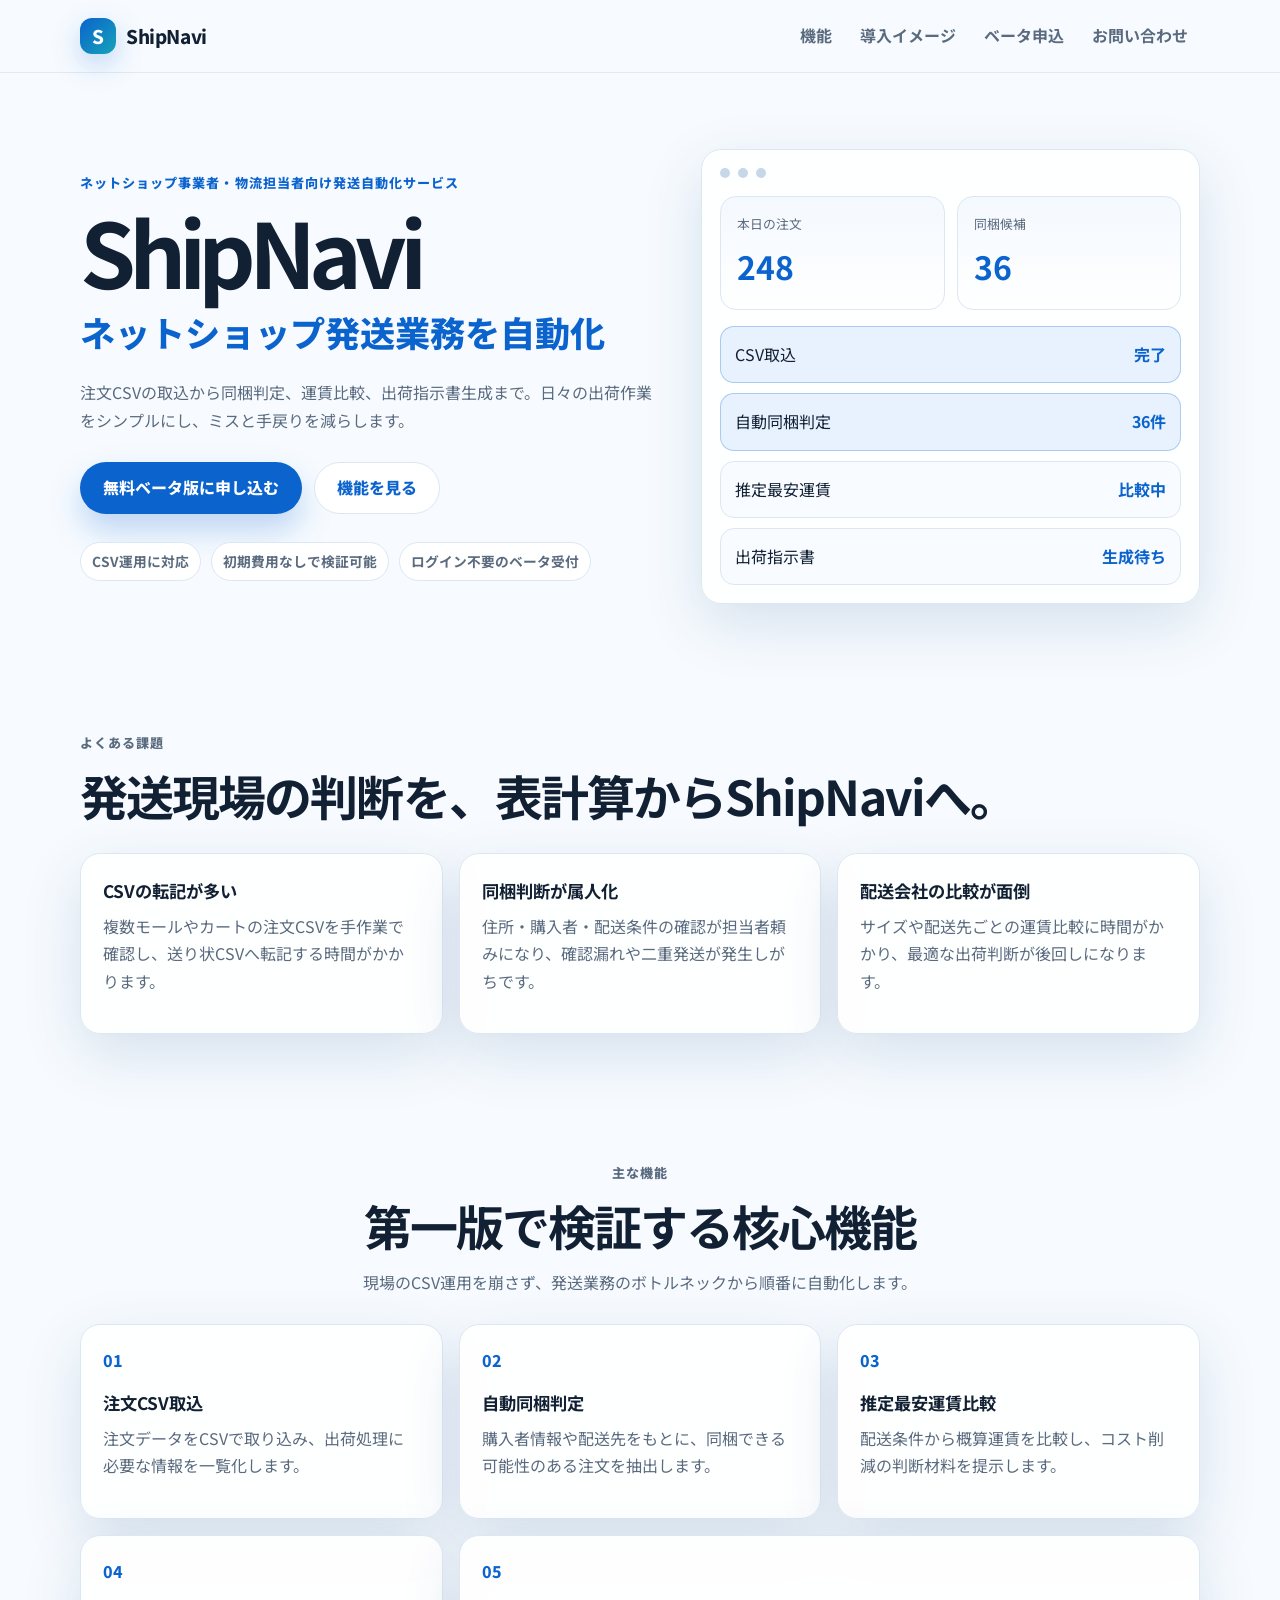
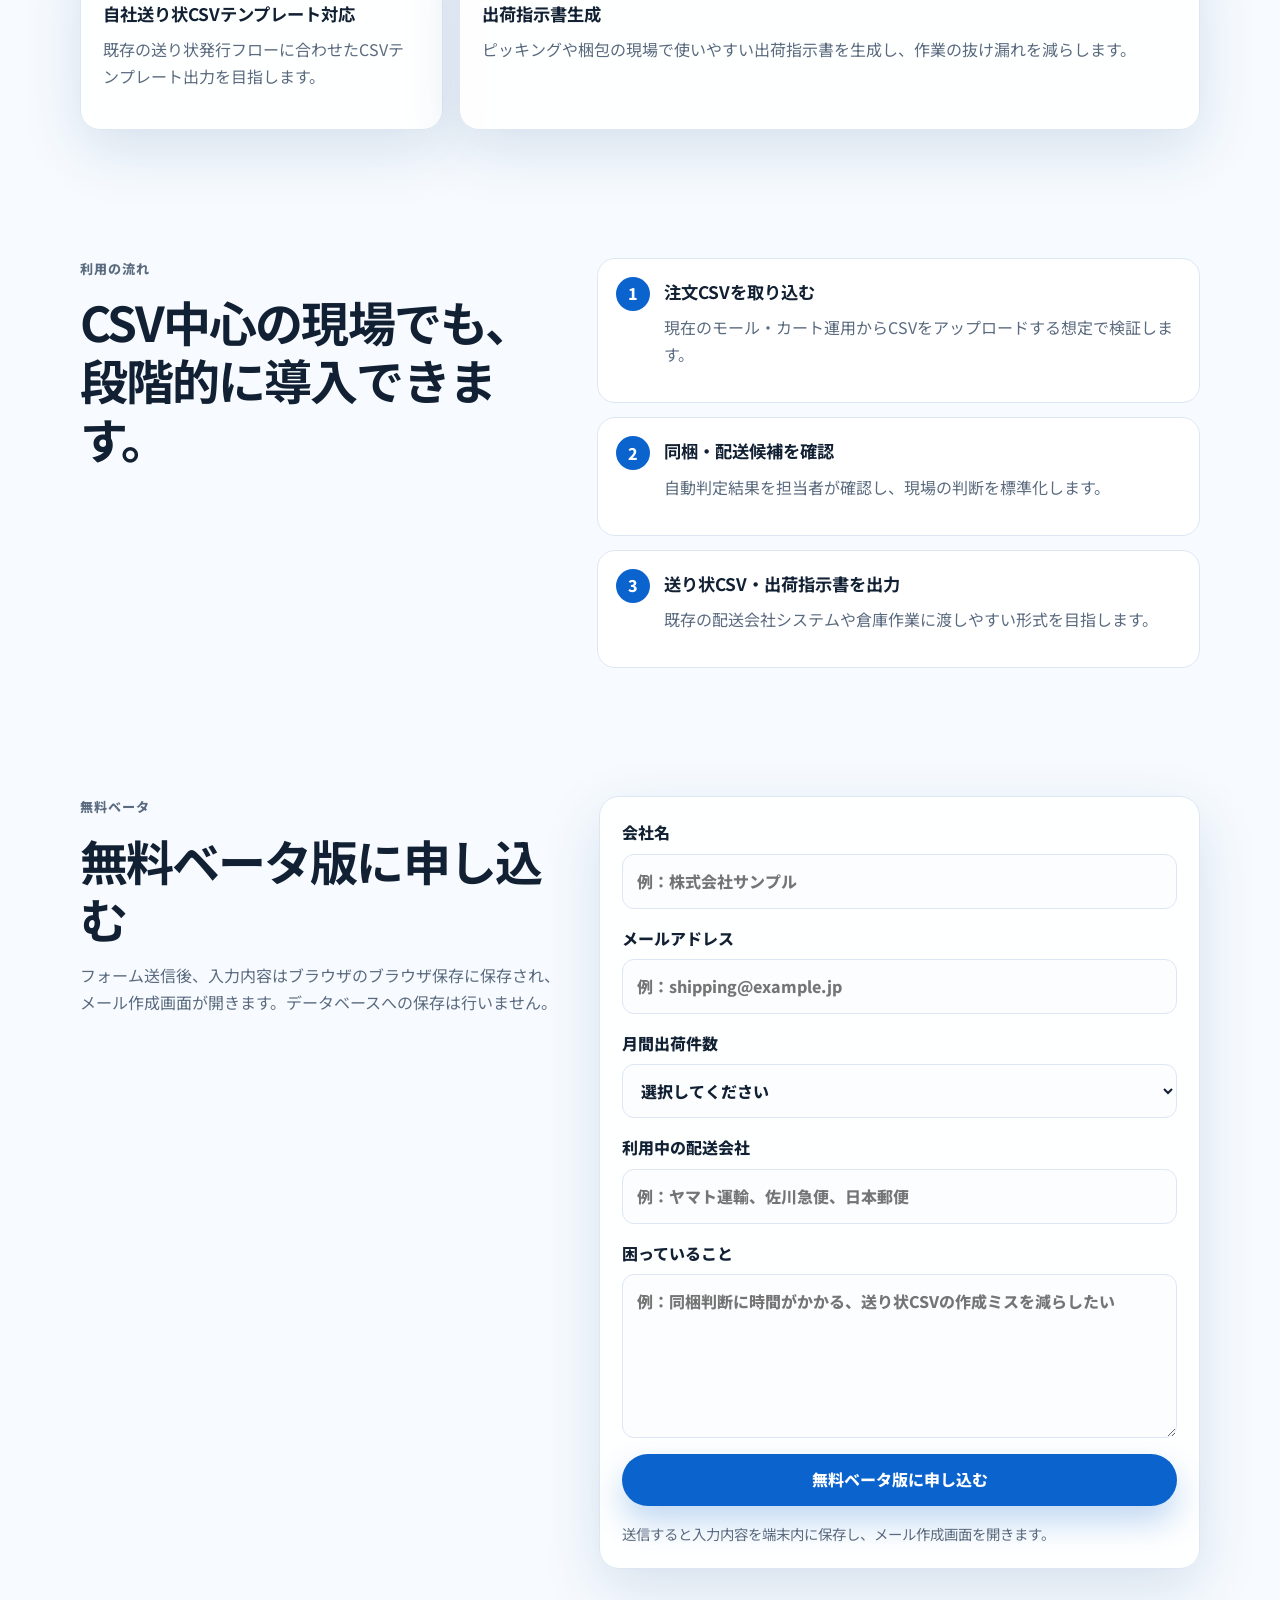
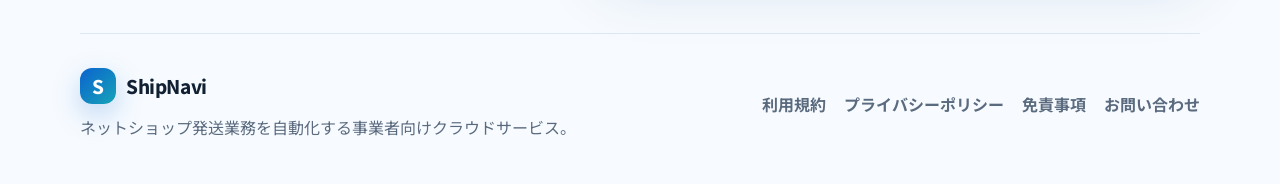
<file: index.html>
<!DOCTYPE html>
<html lang="ja">
<head>
  <meta charset="UTF-8" />
  <meta name="viewport" content="width=device-width, initial-scale=1.0" />
  <meta name="description" content="ShipNaviは、ネットショップ事業者の発送業務をCSV取込から同梱判定、運賃比較、出荷指示書生成まで自動化する事業者向けクラウドサービスです。" />
  <title>ShipNavi | ネットショップ発送業務を自動化</title>
  <link rel="preconnect" href="https://fonts.googleapis.com" />
  <link rel="preconnect" href="https://fonts.gstatic.com" crossorigin />
  <link href="https://fonts.googleapis.com/css2?family=Noto+Sans+JP:wght@400;500;700;800&display=swap" rel="stylesheet" />
  <link rel="stylesheet" href="style.css" />
</head>
<body>
  <header class="site-header">
    <nav class="nav" aria-label="メインナビゲーション">
      <a class="logo" href="index.html" aria-label="ShipNavi ホーム">
        <span class="logo-mark">S</span>
        <span>ShipNavi</span>
      </a>
      <button class="nav-toggle" type="button" aria-expanded="false" aria-controls="nav-links">
        <span class="sr-only">メニューを開閉</span>
        <span></span><span></span><span></span>
      </button>
      <div class="nav-links" id="nav-links">
        <a href="#features">機能</a>
        <a href="#workflow">導入イメージ</a>
        <a href="#beta">ベータ申込</a>
        <a href="contact.html">お問い合わせ</a>
      </div>
    </nav>
  </header>

  <main>
    <section class="hero section">
      <div class="hero-content">
        <p class="eyebrow">ネットショップ事業者・物流担当者向け発送自動化サービス</p>
        <h1>ShipNavi</h1>
        <p class="subtitle">ネットショップ発送業務を自動化</p>
        <p class="hero-copy">注文CSVの取込から同梱判定、運賃比較、出荷指示書生成まで。日々の出荷作業をシンプルにし、ミスと手戻りを減らします。</p>
        <div class="hero-actions">
          <a class="button primary" href="#beta">無料ベータ版に申し込む</a>
          <a class="button secondary" href="#features">機能を見る</a>
        </div>
        <ul class="trust-list" aria-label="ShipNaviの特徴">
          <li>CSV運用に対応</li>
          <li>初期費用なしで検証可能</li>
          <li>ログイン不要のベータ受付</li>
        </ul>
      </div>
      <div class="hero-card" aria-label="ShipNaviの出荷管理画面イメージ">
        <div class="card-top">
          <span></span><span></span><span></span>
        </div>
        <div class="metric-row">
          <div>
            <p>本日の注文</p>
            <strong>248</strong>
          </div>
          <div>
            <p>同梱候補</p>
            <strong>36</strong>
          </div>
        </div>
        <div class="shipping-box">
          <div class="route-line active"><span>CSV取込</span><b>完了</b></div>
          <div class="route-line active"><span>自動同梱判定</span><b>36件</b></div>
          <div class="route-line"><span>推定最安運賃</span><b>比較中</b></div>
          <div class="route-line"><span>出荷指示書</span><b>生成待ち</b></div>
        </div>
      </div>
    </section>

    <section class="section problem">
      <div class="section-heading">
        <p class="eyebrow">よくある課題</p>
        <h2>発送現場の判断を、表計算からShipNaviへ。</h2>
      </div>
      <div class="problem-grid">
        <article>
          <h3>CSVの転記が多い</h3>
          <p>複数モールやカートの注文CSVを手作業で確認し、送り状CSVへ転記する時間がかかります。</p>
        </article>
        <article>
          <h3>同梱判断が属人化</h3>
          <p>住所・購入者・配送条件の確認が担当者頼みになり、確認漏れや二重発送が発生しがちです。</p>
        </article>
        <article>
          <h3>配送会社の比較が面倒</h3>
          <p>サイズや配送先ごとの運賃比較に時間がかかり、最適な出荷判断が後回しになります。</p>
        </article>
      </div>
    </section>

    <section class="section features" id="features">
      <div class="section-heading centered">
        <p class="eyebrow">主な機能</p>
        <h2>第一版で検証する核心機能</h2>
        <p>現場のCSV運用を崩さず、発送業務のボトルネックから順番に自動化します。</p>
      </div>
      <div class="feature-grid">
        <article class="feature-card">
          <span class="feature-number">01</span>
          <h3>注文CSV取込</h3>
          <p>注文データをCSVで取り込み、出荷処理に必要な情報を一覧化します。</p>
        </article>
        <article class="feature-card">
          <span class="feature-number">02</span>
          <h3>自動同梱判定</h3>
          <p>購入者情報や配送先をもとに、同梱できる可能性のある注文を抽出します。</p>
        </article>
        <article class="feature-card">
          <span class="feature-number">03</span>
          <h3>推定最安運賃比較</h3>
          <p>配送条件から概算運賃を比較し、コスト削減の判断材料を提示します。</p>
        </article>
        <article class="feature-card">
          <span class="feature-number">04</span>
          <h3>自社送り状CSVテンプレート対応</h3>
          <p>既存の送り状発行フローに合わせたCSVテンプレート出力を目指します。</p>
        </article>
        <article class="feature-card wide">
          <span class="feature-number">05</span>
          <h3>出荷指示書生成</h3>
          <p>ピッキングや梱包の現場で使いやすい出荷指示書を生成し、作業の抜け漏れを減らします。</p>
        </article>
      </div>
    </section>

    <section class="section workflow" id="workflow">
      <div class="section-heading">
        <p class="eyebrow">利用の流れ</p>
        <h2>CSV中心の現場でも、段階的に導入できます。</h2>
      </div>
      <ol class="timeline">
        <li><span>1</span><div><h3>注文CSVを取り込む</h3><p>現在のモール・カート運用からCSVをアップロードする想定で検証します。</p></div></li>
        <li><span>2</span><div><h3>同梱・配送候補を確認</h3><p>自動判定結果を担当者が確認し、現場の判断を標準化します。</p></div></li>
        <li><span>3</span><div><h3>送り状CSV・出荷指示書を出力</h3><p>既存の配送会社システムや倉庫作業に渡しやすい形式を目指します。</p></div></li>
      </ol>
    </section>

    <section class="section beta" id="beta">
      <div class="beta-copy">
        <p class="eyebrow">無料ベータ</p>
        <h2>無料ベータ版に申し込む</h2>
        <p>フォーム送信後、入力内容はブラウザのブラウザ保存に保存され、メール作成画面が開きます。データベースへの保存は行いません。</p>
      </div>
      <form class="beta-form" id="beta-form">
        <label>会社名
          <input type="text" name="company" autocomplete="organization" required placeholder="例：株式会社サンプル" />
        </label>
        <label>メールアドレス
          <input type="email" name="email" autocomplete="email" required placeholder="例：shipping@example.jp" />
        </label>
        <label>月間出荷件数
          <select name="shipments" required>
            <option value="">選択してください</option>
            <option>〜500件</option>
            <option>501〜2,000件</option>
            <option>2,001〜10,000件</option>
            <option>10,001件以上</option>
          </select>
        </label>
        <label>利用中の配送会社
          <input type="text" name="carriers" required placeholder="例：ヤマト運輸、佐川急便、日本郵便" />
        </label>
        <label>困っていること
          <textarea name="pain" rows="5" required placeholder="例：同梱判断に時間がかかる、送り状CSVの作成ミスを減らしたい"></textarea>
        </label>
        <button class="button primary full" type="submit">無料ベータ版に申し込む</button>
        <p class="form-note" id="form-note" role="status" aria-live="polite">送信すると入力内容を端末内に保存し、メール作成画面を開きます。</p>
      </form>
    </section>
  </main>

  <footer class="site-footer">
    <div>
      <a class="logo footer-logo" href="index.html"><span class="logo-mark">S</span><span>ShipNavi</span></a>
      <p>ネットショップ発送業務を自動化する事業者向けクラウドサービス。</p>
    </div>
    <nav aria-label="フッターナビゲーション">
      <a href="terms.html">利用規約</a>
      <a href="privacy.html">プライバシーポリシー</a>
      <a href="disclaimer.html">免責事項</a>
      <a href="contact.html">お問い合わせ</a>
    </nav>
  </footer>

  <script src="app.js"></script>
</body>
</html>
</file>
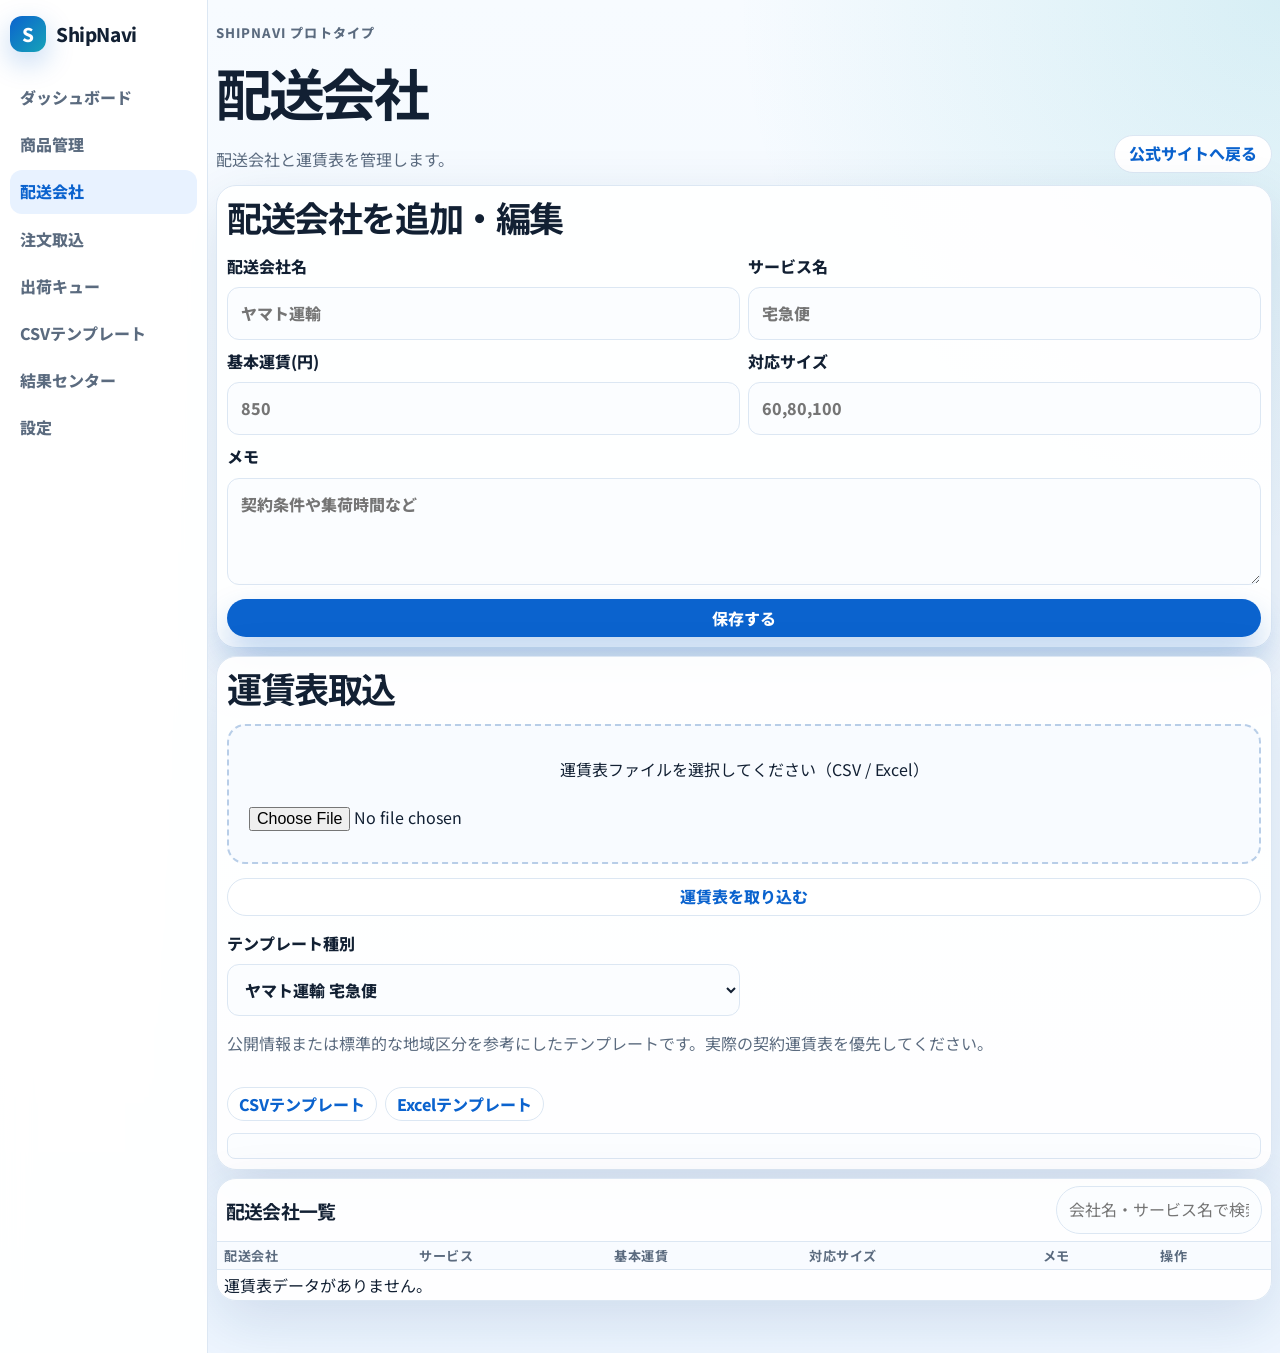
<file: carriers.html>
<!DOCTYPE html>
<html lang="ja">
<head>
  <meta charset="UTF-8" />
  <meta name="viewport" content="width=device-width, initial-scale=1.0" />
  <meta name="description" content="ShipNavi 配送会社プロトタイプ" />
  <title>配送会社 | ShipNavi</title>
  <link rel="preconnect" href="https://fonts.googleapis.com" />
  <link rel="preconnect" href="https://fonts.gstatic.com" crossorigin />
  <link href="https://fonts.googleapis.com/css2?family=Noto+Sans+JP:wght@400;500;700;800&display=swap" rel="stylesheet" />
  <link rel="stylesheet" href="assets/dashboard.css" />
</head>
<body class="app-body" data-page="carriers">
  <div class="app-shell">
    <aside class="app-sidebar">
      <a class="logo" href="/" aria-label="ShipNavi ホーム"><span class="logo-mark">S</span><span>ShipNavi</span></a>
      <button class="nav-toggle app-menu-toggle" type="button" aria-expanded="false" aria-controls="app-menu"><span class="sr-only">メニューを開閉</span><span></span><span></span><span></span></button>
      <nav class="sidebar-menu" id="app-menu" aria-label="ダッシュボードナビゲーション"><a href="dashboard.html" class="">ダッシュボード</a><a href="products.html" class="">商品管理</a><a href="carriers.html" class="active">配送会社</a><a href="orders.html" class="">注文取込</a><a href="shipment-queue.html" class="">出荷キュー</a><a href="templates.html" class="">CSVテンプレート</a><a href="results.html" class="">結果センター</a><a href="settings.html" class="">設定</a></nav>
    </aside>
    <main class="app-main">
      <header class="app-topbar">
        <div><p class="eyebrow">ShipNavi プロトタイプ</p><h1>配送会社</h1><p>配送会社と運賃表を管理します。</p></div>
        <div class="topbar-actions"><a class="button secondary" href="/">公式サイトへ戻る</a></div>
      </header>
      <div class="dashboard-grid"><section class="form-card full-width"><h2>配送会社を追加・編集</h2><form id="carrier-form"><input type="hidden" name="id" /><div class="form-grid"><label class="input-group">配送会社名<input name="name" required placeholder="ヤマト運輸" /></label><label class="input-group">サービス名<input name="service" required placeholder="宅急便" /></label><label class="input-group">基本運賃(円)<input name="baseFare" type="number" min="0" required placeholder="850" /></label><label class="input-group">対応サイズ<input name="sizes" required placeholder="60,80,100" /></label><label class="input-group full-width">メモ<textarea name="memo" rows="3" placeholder="契約条件や集荷時間など"></textarea></label></div><button class="button primary" type="submit">保存する</button></form></section><section class="upload-card full-width"><h2>運賃表取込</h2><form id="fare-import-form"><label class="file-drop"><span>運賃表ファイルを選択してください（CSV / Excel）</span><input type="file" accept=".csv,.xlsx,.xls,text/csv" name="file" /></label><button class="button secondary" type="submit">運賃表を取り込む</button><div class="form-grid compact-grid"><label class="input-group">テンプレート種別<select name="carrierTemplateId" id="fare-template-selector"><option value="yamato-takkyubin">ヤマト運輸 宅急便</option><option value="sagawa-hikyaku">佐川急便 飛脚宅配便</option><option value="japanpost-yupack">日本郵便 ゆうパック</option></select></label></div><p class="help-text">公開情報または標準的な地域区分を参考にしたテンプレートです。実際の契約運賃表を優先してください。</p><div class="row-actions"><button class="small-button" type="button" data-template-type="fares" data-template-format="csv">CSVテンプレート</button><button class="small-button" type="button" data-template-type="fares" data-template-format="xlsx">Excelテンプレート</button></div></form></section><section class="table-card full-width"><div class="table-toolbar"><h2>配送会社一覧</h2><input class="search-input" id="carrier-search" placeholder="会社名・サービス名で検索" /></div><div class="responsive-table"><table><thead><tr><th>配送会社</th><th>サービス</th><th>基本運賃</th><th>対応サイズ</th><th>メモ</th><th>操作</th></tr></thead><tbody id="carriers-table"></tbody></table></div></section></div>
    </main>
  </div>
  <div class="toast" id="toast" role="status" aria-live="polite"></div>
  <script src="assets/dashboard.js"></script>
</body>
</html>
</file>
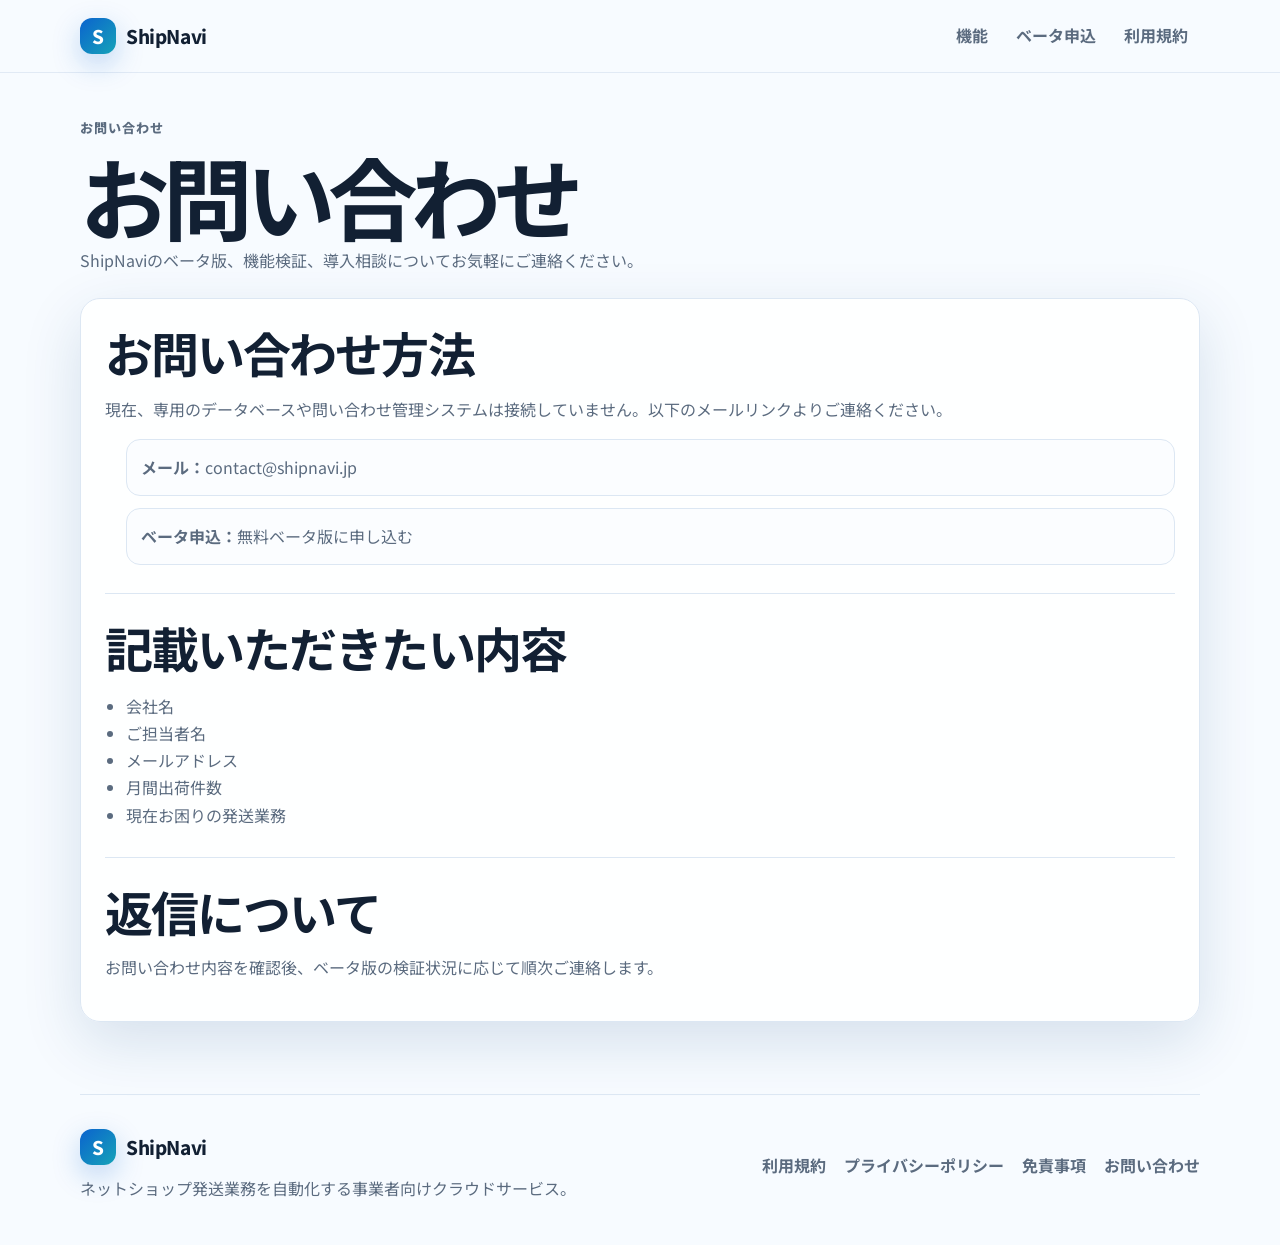
<file: contact.html>
<!DOCTYPE html>
<html lang="ja">
<head>
  <meta charset="UTF-8" />
  <meta name="viewport" content="width=device-width, initial-scale=1.0" />
  <meta name="description" content="ShipNaviへのお問い合わせページです。" />
  <title>お問い合わせ | ShipNavi</title>
  <link rel="preconnect" href="https://fonts.googleapis.com" />
  <link rel="preconnect" href="https://fonts.gstatic.com" crossorigin />
  <link href="https://fonts.googleapis.com/css2?family=Noto+Sans+JP:wght@400;500;700;800&display=swap" rel="stylesheet" />
  <link rel="stylesheet" href="style.css" />
</head>
<body>
  <header class="site-header"><nav class="nav"><a class="logo" href="index.html"><span class="logo-mark">S</span><span>ShipNavi</span></a><div class="nav-links legal-links"><a href="index.html#features">機能</a><a href="index.html#beta">ベータ申込</a><a href="terms.html">利用規約</a></div></nav></header>
  <main class="legal-page">
    <div class="legal-hero"><p class="eyebrow">お問い合わせ</p><h1>お問い合わせ</h1><p>ShipNaviのベータ版、機能検証、導入相談についてお気軽にご連絡ください。</p></div>
    <article class="legal-card">
      <section>
        <h2>お問い合わせ方法</h2>
        <p>現在、専用のデータベースや問い合わせ管理システムは接続していません。以下のメールリンクよりご連絡ください。</p>
        <ul class="contact-list">
          <li><strong>メール：</strong><a href="mailto:contact@shipnavi.jp?subject=ShipNavi%E3%81%B8%E3%81%AE%E3%81%8A%E5%95%8F%E3%81%84%E5%90%88%E3%82%8F%E3%81%9B">contact@shipnavi.jp</a></li>
          <li><strong>ベータ申込：</strong><a href="index.html#beta">無料ベータ版に申し込む</a></li>
        </ul>
      </section>
      <section><h2>記載いただきたい内容</h2><ul><li>会社名</li><li>ご担当者名</li><li>メールアドレス</li><li>月間出荷件数</li><li>現在お困りの発送業務</li></ul></section>
      <section><h2>返信について</h2><p>お問い合わせ内容を確認後、ベータ版の検証状況に応じて順次ご連絡します。</p></section>
    </article>
  </main>
  <footer class="site-footer"><div><a class="logo footer-logo" href="index.html"><span class="logo-mark">S</span><span>ShipNavi</span></a><p>ネットショップ発送業務を自動化する事業者向けクラウドサービス。</p></div><nav><a href="terms.html">利用規約</a><a href="privacy.html">プライバシーポリシー</a><a href="disclaimer.html">免責事項</a><a href="contact.html">お問い合わせ</a></nav></footer>
</body>
</html>
</file>
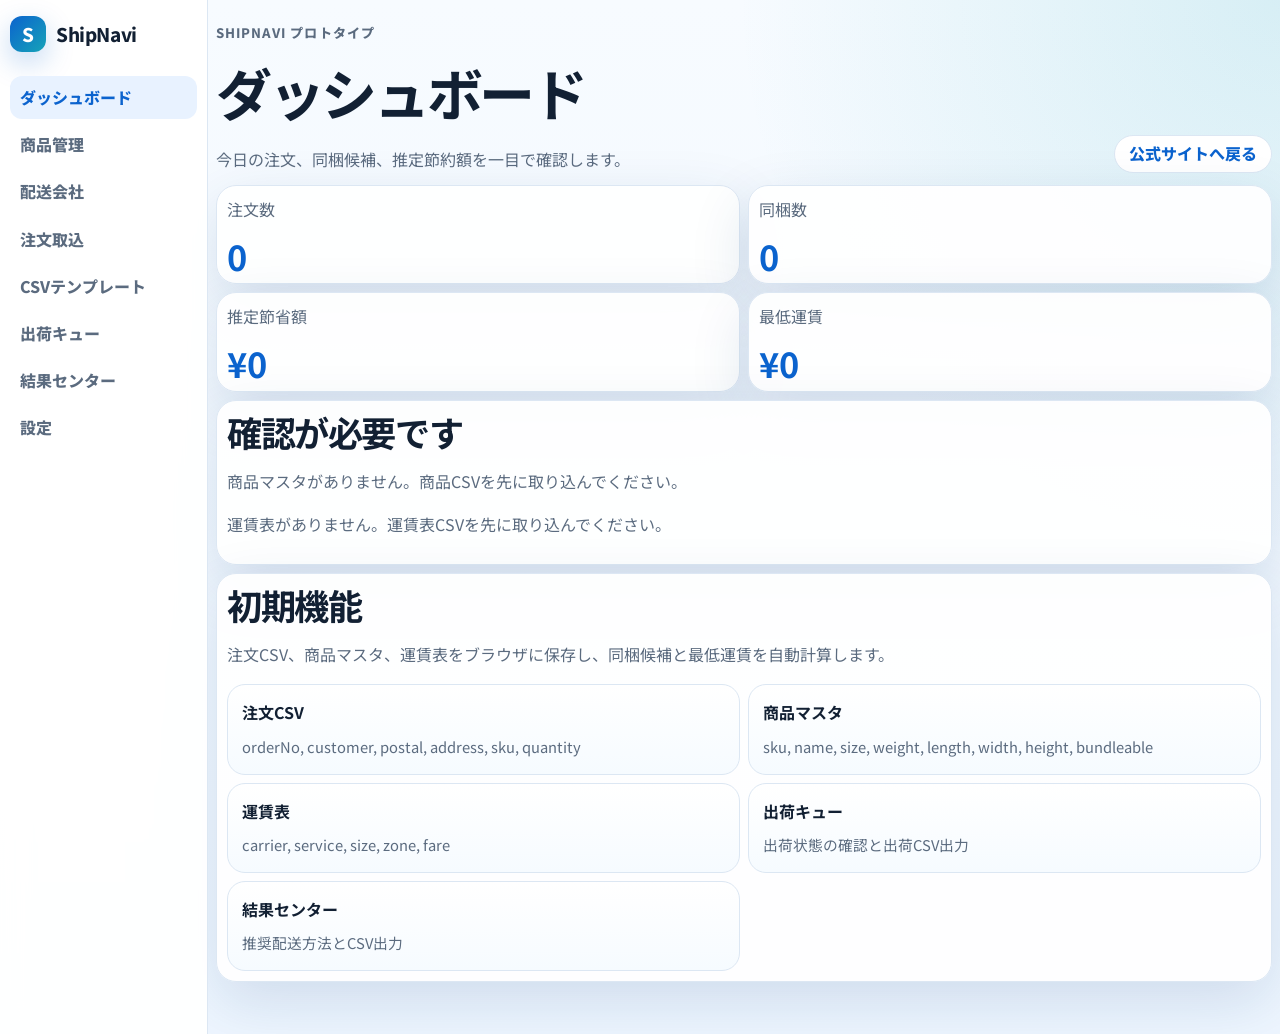
<file: dashboard.html>
<!DOCTYPE html>
<html lang="ja">
<head>
  <meta charset="UTF-8" />
  <meta name="viewport" content="width=device-width, initial-scale=1.0" />
  <meta name="description" content="ShipNavi ダッシュボードプロトタイプ" />
  <title>ダッシュボード | ShipNavi</title>
  <link rel="preconnect" href="https://fonts.googleapis.com" />
  <link rel="preconnect" href="https://fonts.gstatic.com" crossorigin />
  <link href="https://fonts.googleapis.com/css2?family=Noto+Sans+JP:wght@400;500;700;800&display=swap" rel="stylesheet" />
  <link rel="stylesheet" href="assets/dashboard.css" />
</head>
<body class="app-body" data-page="dashboard">
  <div class="app-shell">
    <aside class="app-sidebar">
      <a class="logo" href="/" aria-label="ShipNavi ホーム"><span class="logo-mark">S</span><span>ShipNavi</span></a>
      <button class="nav-toggle app-menu-toggle" type="button" aria-expanded="false" aria-controls="app-menu"><span class="sr-only">メニューを開閉</span><span></span><span></span><span></span></button>
      <nav class="sidebar-menu" id="app-menu" aria-label="ダッシュボードナビゲーション"><a href="dashboard.html" class="active">ダッシュボード</a><a href="products.html" class="">商品管理</a><a href="carriers.html" class="">配送会社</a><a href="orders.html" class="">注文取込</a><a href="templates.html" class="">CSVテンプレート</a><a href="shipment-queue.html" class="">出荷キュー</a><a href="results.html" class="">結果センター</a><a href="settings.html" class="">設定</a></nav>
    </aside>
    <main class="app-main">
      <header class="app-topbar">
        <div><p class="eyebrow">ShipNavi プロトタイプ</p><h1>ダッシュボード</h1><p>今日の注文、同梱候補、推定節約額を一目で確認します。</p></div>
        <div class="topbar-actions"><a class="button secondary" href="/">公式サイトへ戻る</a></div>
      </header>
      <div class="dashboard-grid"><div id="dashboard-view"></div></div>
    </main>
  </div>
  <div class="toast" id="toast" role="status" aria-live="polite"></div>
  <script src="assets/dashboard.js"></script>
</body>
</html>
</file>
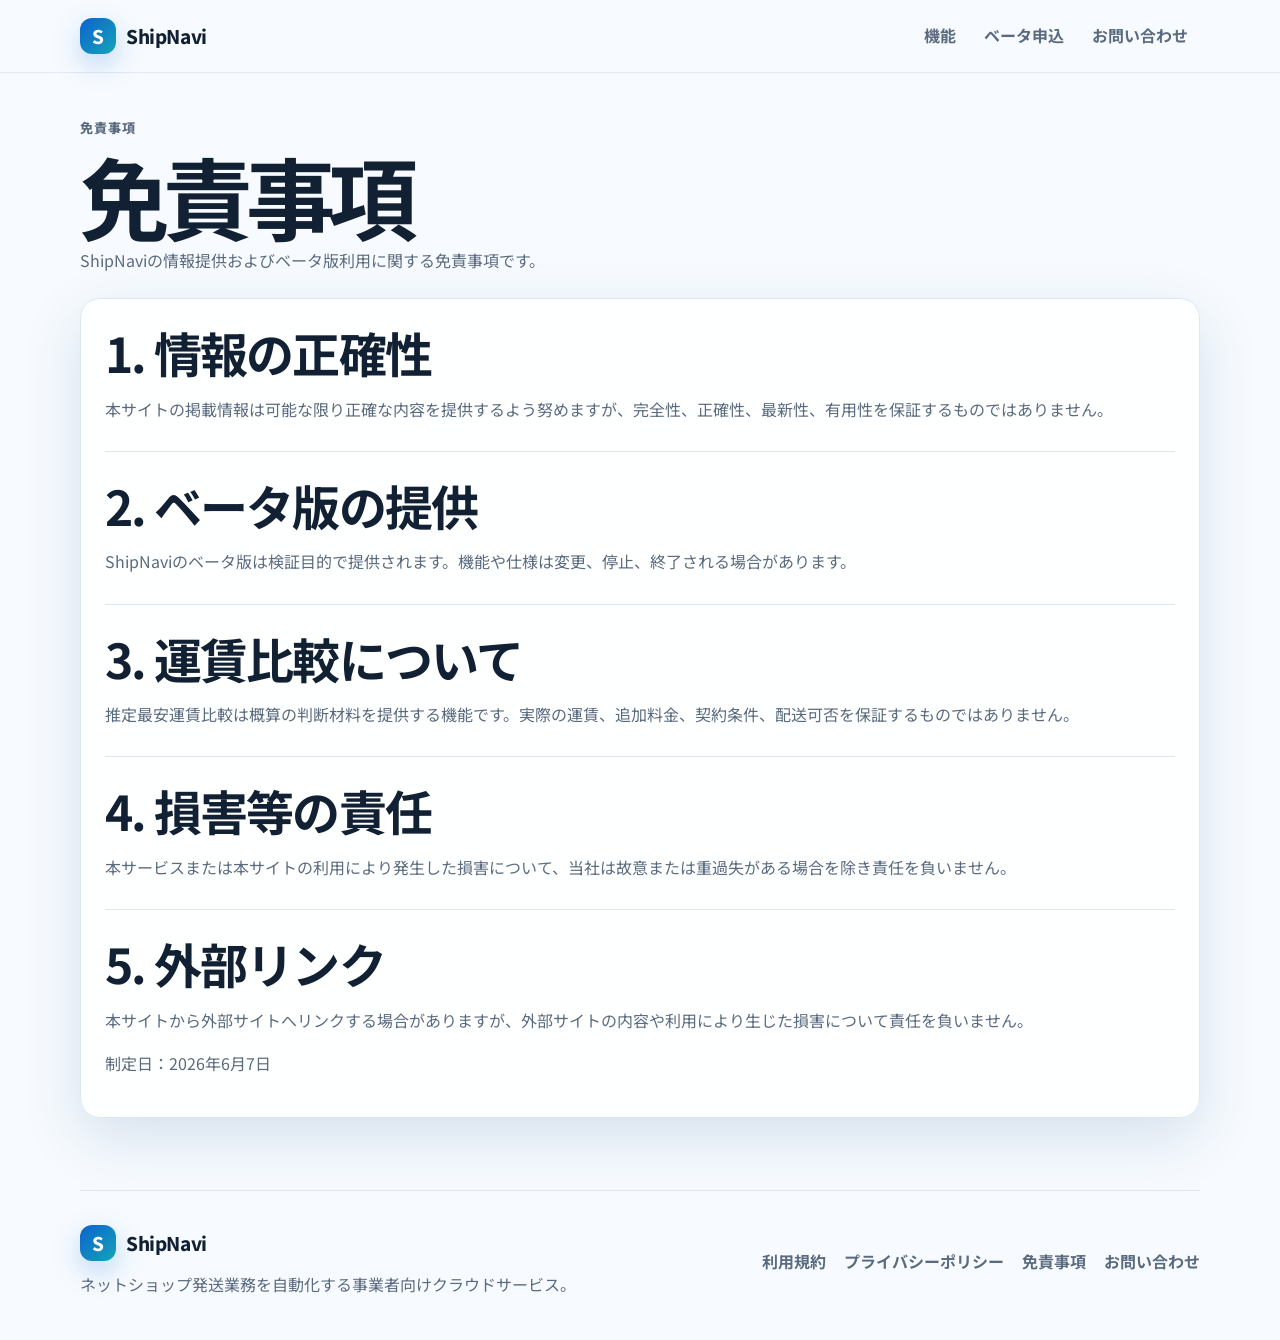
<file: disclaimer.html>
<!DOCTYPE html>
<html lang="ja">
<head>
  <meta charset="UTF-8" />
  <meta name="viewport" content="width=device-width, initial-scale=1.0" />
  <meta name="description" content="ShipNaviの免責事項です。" />
  <title>免責事項 | ShipNavi</title>
  <link rel="preconnect" href="https://fonts.googleapis.com" />
  <link rel="preconnect" href="https://fonts.gstatic.com" crossorigin />
  <link href="https://fonts.googleapis.com/css2?family=Noto+Sans+JP:wght@400;500;700;800&display=swap" rel="stylesheet" />
  <link rel="stylesheet" href="style.css" />
</head>
<body>
  <header class="site-header"><nav class="nav"><a class="logo" href="index.html"><span class="logo-mark">S</span><span>ShipNavi</span></a><div class="nav-links legal-links"><a href="index.html#features">機能</a><a href="index.html#beta">ベータ申込</a><a href="contact.html">お問い合わせ</a></div></nav></header>
  <main class="legal-page">
    <div class="legal-hero"><p class="eyebrow">免責事項</p><h1>免責事項</h1><p>ShipNaviの情報提供およびベータ版利用に関する免責事項です。</p></div>
    <article class="legal-card">
      <section><h2>1. 情報の正確性</h2><p>本サイトの掲載情報は可能な限り正確な内容を提供するよう努めますが、完全性、正確性、最新性、有用性を保証するものではありません。</p></section>
      <section><h2>2. ベータ版の提供</h2><p>ShipNaviのベータ版は検証目的で提供されます。機能や仕様は変更、停止、終了される場合があります。</p></section>
      <section><h2>3. 運賃比較について</h2><p>推定最安運賃比較は概算の判断材料を提供する機能です。実際の運賃、追加料金、契約条件、配送可否を保証するものではありません。</p></section>
      <section><h2>4. 損害等の責任</h2><p>本サービスまたは本サイトの利用により発生した損害について、当社は故意または重過失がある場合を除き責任を負いません。</p></section>
      <section><h2>5. 外部リンク</h2><p>本サイトから外部サイトへリンクする場合がありますが、外部サイトの内容や利用により生じた損害について責任を負いません。</p></section>
      <p>制定日：2026年6月7日</p>
    </article>
  </main>
  <footer class="site-footer"><div><a class="logo footer-logo" href="index.html"><span class="logo-mark">S</span><span>ShipNavi</span></a><p>ネットショップ発送業務を自動化する事業者向けクラウドサービス。</p></div><nav><a href="terms.html">利用規約</a><a href="privacy.html">プライバシーポリシー</a><a href="disclaimer.html">免責事項</a><a href="contact.html">お問い合わせ</a></nav></footer>
</body>
</html>
</file>
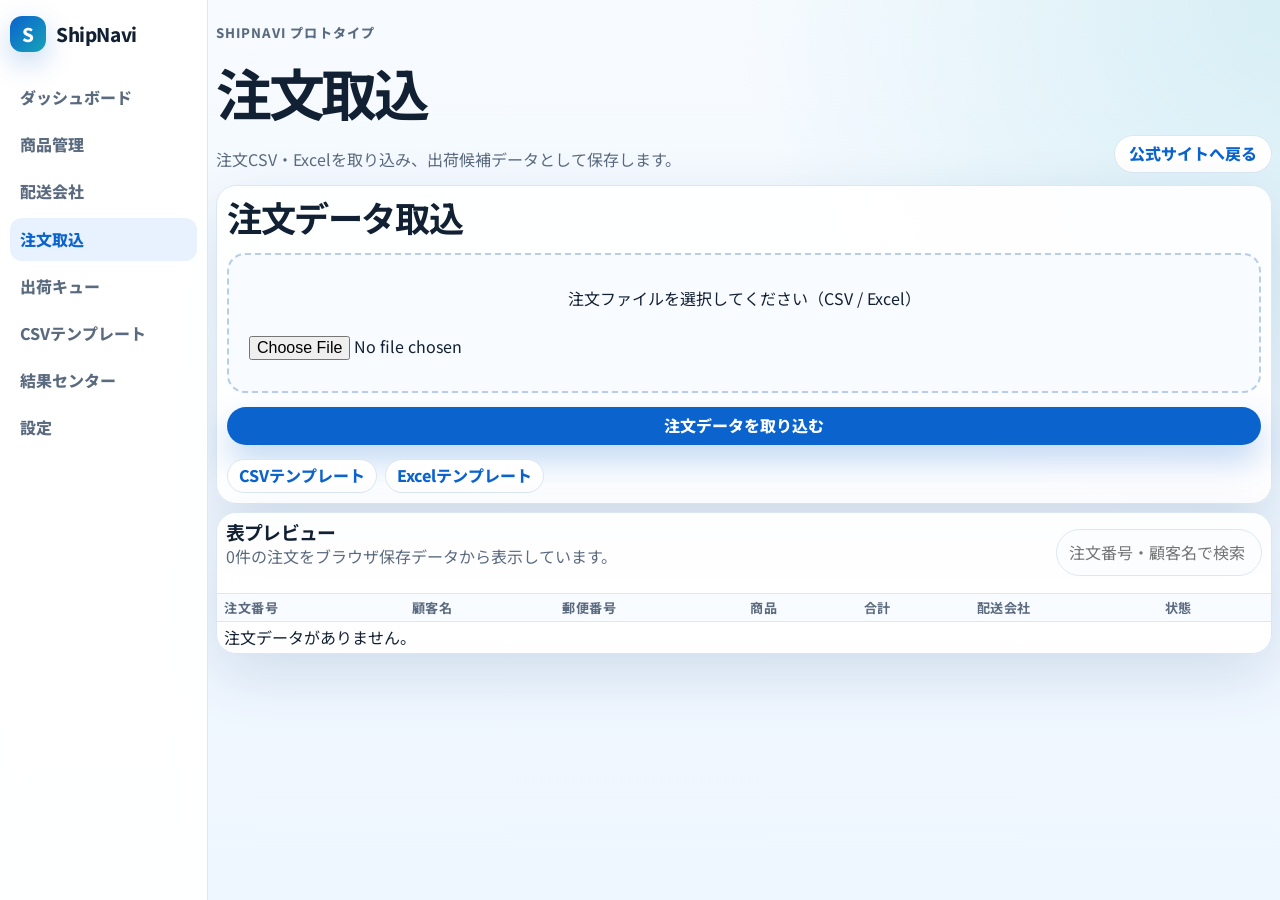
<file: orders.html>
<!DOCTYPE html>
<html lang="ja">
<head>
  <meta charset="UTF-8" />
  <meta name="viewport" content="width=device-width, initial-scale=1.0" />
  <meta name="description" content="ShipNavi 注文取込プロトタイプ" />
  <title>注文取込 | ShipNavi</title>
  <link rel="preconnect" href="https://fonts.googleapis.com" />
  <link rel="preconnect" href="https://fonts.gstatic.com" crossorigin />
  <link href="https://fonts.googleapis.com/css2?family=Noto+Sans+JP:wght@400;500;700;800&display=swap" rel="stylesheet" />
  <link rel="stylesheet" href="assets/dashboard.css" />
</head>
<body class="app-body" data-page="orders">
  <div class="app-shell">
    <aside class="app-sidebar">
      <a class="logo" href="/" aria-label="ShipNavi ホーム"><span class="logo-mark">S</span><span>ShipNavi</span></a>
      <button class="nav-toggle app-menu-toggle" type="button" aria-expanded="false" aria-controls="app-menu"><span class="sr-only">メニューを開閉</span><span></span><span></span><span></span></button>
      <nav class="sidebar-menu" id="app-menu" aria-label="ダッシュボードナビゲーション"><a href="dashboard.html" class="">ダッシュボード</a><a href="products.html" class="">商品管理</a><a href="carriers.html" class="">配送会社</a><a href="orders.html" class="active">注文取込</a><a href="shipment-queue.html" class="">出荷キュー</a><a href="templates.html" class="">CSVテンプレート</a><a href="results.html" class="">結果センター</a><a href="settings.html" class="">設定</a></nav>
    </aside>
    <main class="app-main">
      <header class="app-topbar">
        <div><p class="eyebrow">ShipNavi プロトタイプ</p><h1>注文取込</h1><p>注文CSV・Excelを取り込み、出荷候補データとして保存します。</p></div>
        <div class="topbar-actions"><a class="button secondary" href="/">公式サイトへ戻る</a></div>
      </header>
      <div class="dashboard-grid"><section class="upload-card full-width"><h2>注文データ取込</h2><form id="order-csv-form"><label class="file-drop"><span>注文ファイルを選択してください（CSV / Excel）</span><input type="file" accept=".csv,.xlsx,.xls,text/csv" name="file" /></label><button class="button primary" type="submit">注文データを取り込む</button><div class="row-actions"><button class="small-button" type="button" data-template-type="orders" data-template-format="csv">CSVテンプレート</button><button class="small-button" type="button" data-template-type="orders" data-template-format="xlsx">Excelテンプレート</button></div></form></section><section class="table-card full-width"><div class="table-toolbar"><div><h2>表プレビュー</h2><p class="help-text" id="order-preview-summary">取込済み注文を表形式で確認します。</p></div><input class="search-input" id="order-search" placeholder="注文番号・顧客名で検索" /></div><div class="responsive-table"><table><thead><tr><th>注文番号</th><th>顧客名</th><th>郵便番号</th><th>商品</th><th>合計</th><th>配送会社</th><th>状態</th></tr></thead><tbody id="orders-table"></tbody></table></div></section></div>
    </main>
  </div>
  <div class="toast" id="toast" role="status" aria-live="polite"></div>
  <script src="assets/dashboard.js"></script>
</body>
</html>
</file>
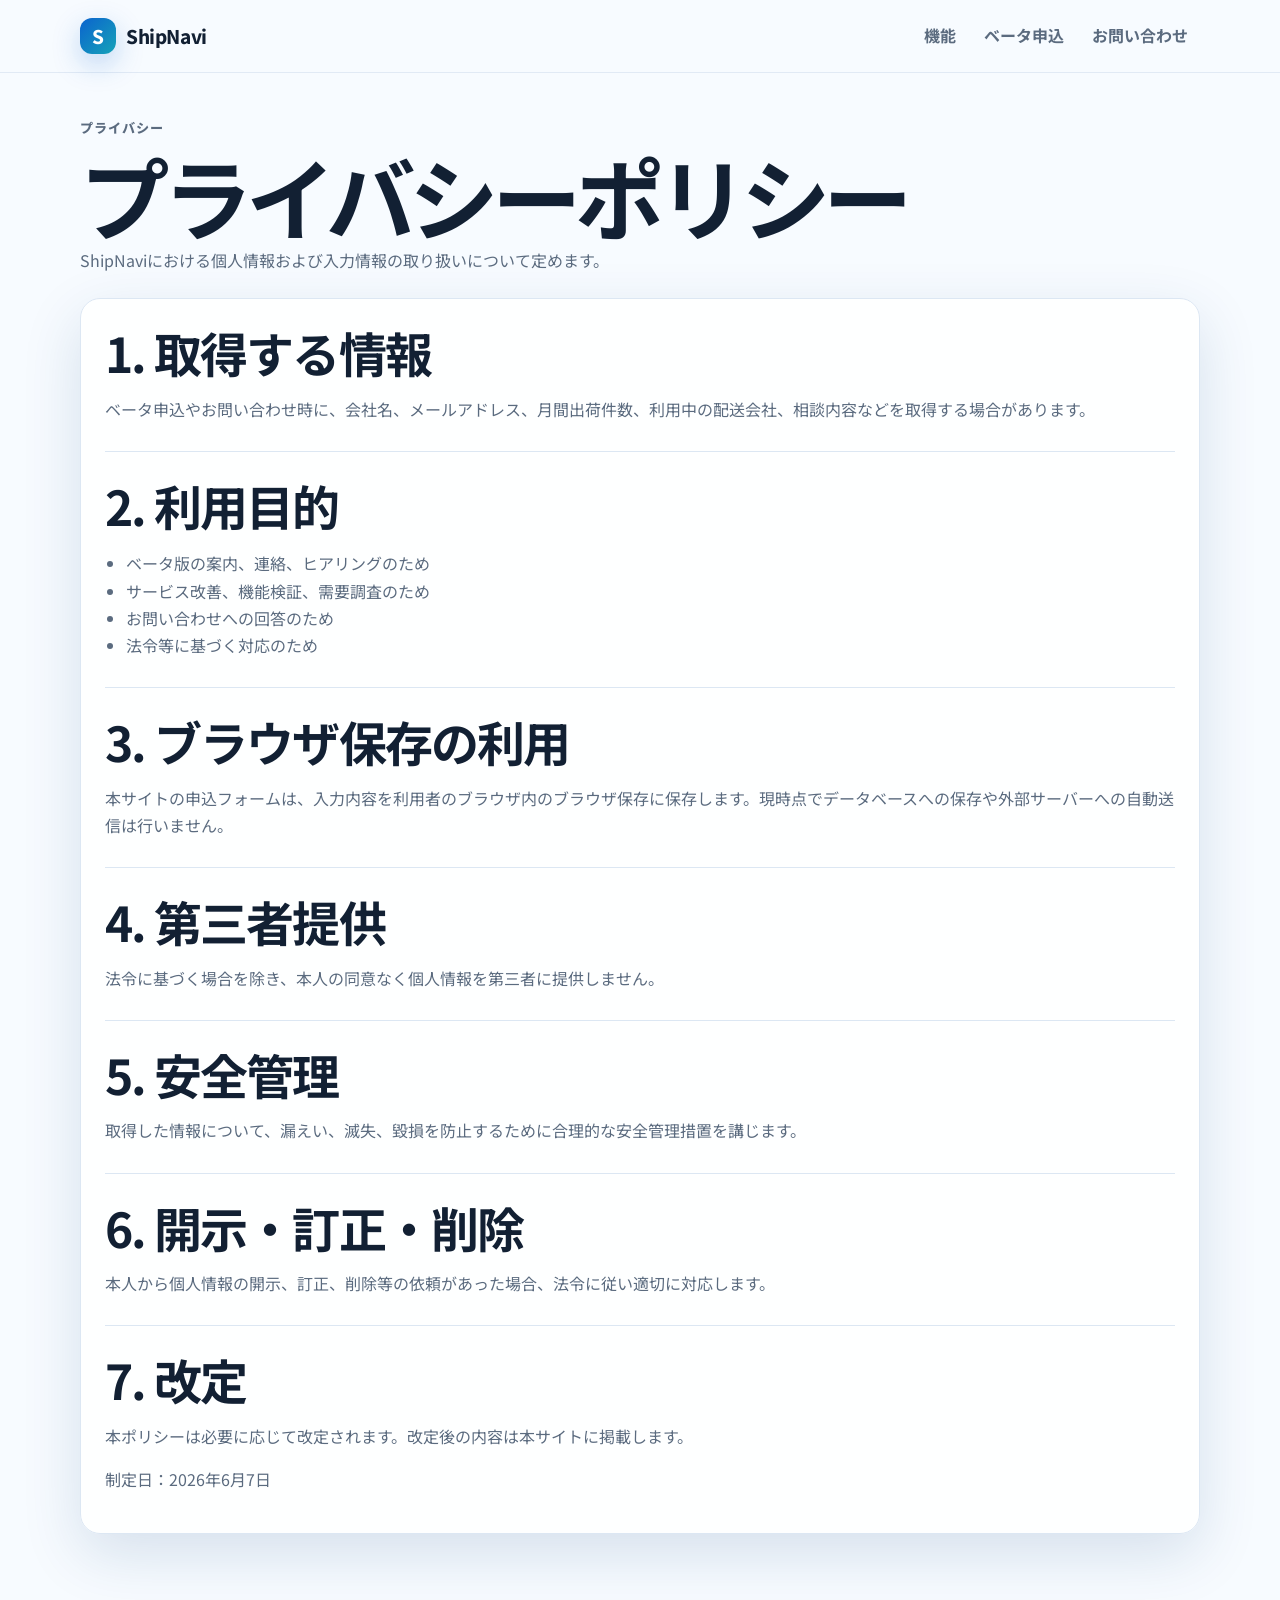
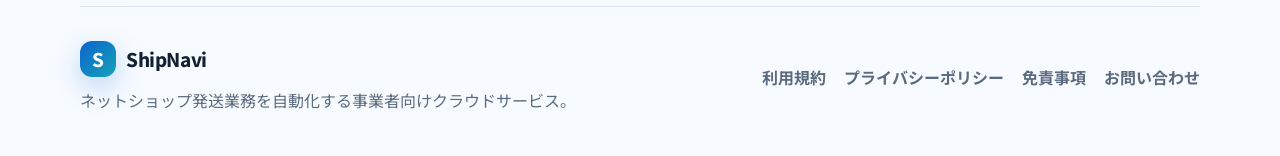
<file: privacy.html>
<!DOCTYPE html>
<html lang="ja">
<head>
  <meta charset="UTF-8" />
  <meta name="viewport" content="width=device-width, initial-scale=1.0" />
  <meta name="description" content="ShipNaviのプライバシーポリシーです。" />
  <title>プライバシーポリシー | ShipNavi</title>
  <link rel="preconnect" href="https://fonts.googleapis.com" />
  <link rel="preconnect" href="https://fonts.gstatic.com" crossorigin />
  <link href="https://fonts.googleapis.com/css2?family=Noto+Sans+JP:wght@400;500;700;800&display=swap" rel="stylesheet" />
  <link rel="stylesheet" href="style.css" />
</head>
<body>
  <header class="site-header"><nav class="nav"><a class="logo" href="index.html"><span class="logo-mark">S</span><span>ShipNavi</span></a><div class="nav-links legal-links"><a href="index.html#features">機能</a><a href="index.html#beta">ベータ申込</a><a href="contact.html">お問い合わせ</a></div></nav></header>
  <main class="legal-page">
    <div class="legal-hero"><p class="eyebrow">プライバシー</p><h1>プライバシーポリシー</h1><p>ShipNaviにおける個人情報および入力情報の取り扱いについて定めます。</p></div>
    <article class="legal-card">
      <section><h2>1. 取得する情報</h2><p>ベータ申込やお問い合わせ時に、会社名、メールアドレス、月間出荷件数、利用中の配送会社、相談内容などを取得する場合があります。</p></section>
      <section><h2>2. 利用目的</h2><ul><li>ベータ版の案内、連絡、ヒアリングのため</li><li>サービス改善、機能検証、需要調査のため</li><li>お問い合わせへの回答のため</li><li>法令等に基づく対応のため</li></ul></section>
      <section><h2>3. ブラウザ保存の利用</h2><p>本サイトの申込フォームは、入力内容を利用者のブラウザ内のブラウザ保存に保存します。現時点でデータベースへの保存や外部サーバーへの自動送信は行いません。</p></section>
      <section><h2>4. 第三者提供</h2><p>法令に基づく場合を除き、本人の同意なく個人情報を第三者に提供しません。</p></section>
      <section><h2>5. 安全管理</h2><p>取得した情報について、漏えい、滅失、毀損を防止するために合理的な安全管理措置を講じます。</p></section>
      <section><h2>6. 開示・訂正・削除</h2><p>本人から個人情報の開示、訂正、削除等の依頼があった場合、法令に従い適切に対応します。</p></section>
      <section><h2>7. 改定</h2><p>本ポリシーは必要に応じて改定されます。改定後の内容は本サイトに掲載します。</p></section>
      <p>制定日：2026年6月7日</p>
    </article>
  </main>
  <footer class="site-footer"><div><a class="logo footer-logo" href="index.html"><span class="logo-mark">S</span><span>ShipNavi</span></a><p>ネットショップ発送業務を自動化する事業者向けクラウドサービス。</p></div><nav><a href="terms.html">利用規約</a><a href="privacy.html">プライバシーポリシー</a><a href="disclaimer.html">免責事項</a><a href="contact.html">お問い合わせ</a></nav></footer>
</body>
</html>
</file>
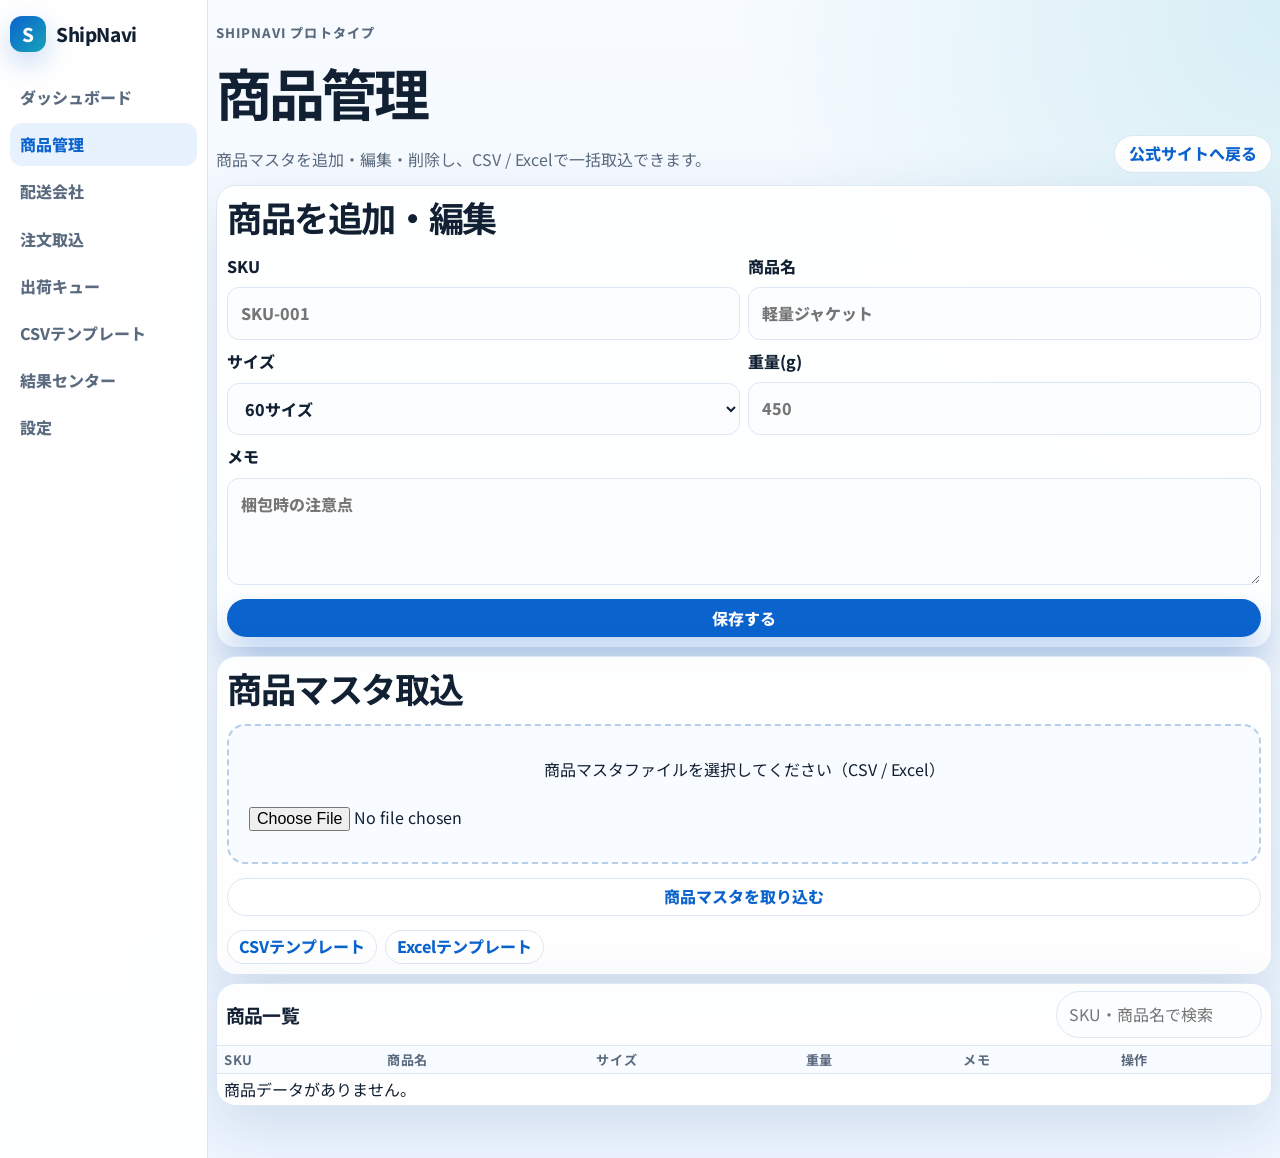
<file: products.html>
<!DOCTYPE html>
<html lang="ja">
<head>
  <meta charset="UTF-8" />
  <meta name="viewport" content="width=device-width, initial-scale=1.0" />
  <meta name="description" content="ShipNavi 商品管理プロトタイプ" />
  <title>商品管理 | ShipNavi</title>
  <link rel="preconnect" href="https://fonts.googleapis.com" />
  <link rel="preconnect" href="https://fonts.gstatic.com" crossorigin />
  <link href="https://fonts.googleapis.com/css2?family=Noto+Sans+JP:wght@400;500;700;800&display=swap" rel="stylesheet" />
  <link rel="stylesheet" href="assets/dashboard.css" />
</head>
<body class="app-body" data-page="products">
  <div class="app-shell">
    <aside class="app-sidebar">
      <a class="logo" href="/" aria-label="ShipNavi ホーム"><span class="logo-mark">S</span><span>ShipNavi</span></a>
      <button class="nav-toggle app-menu-toggle" type="button" aria-expanded="false" aria-controls="app-menu"><span class="sr-only">メニューを開閉</span><span></span><span></span><span></span></button>
      <nav class="sidebar-menu" id="app-menu" aria-label="ダッシュボードナビゲーション"><a href="dashboard.html" class="">ダッシュボード</a><a href="products.html" class="active">商品管理</a><a href="carriers.html" class="">配送会社</a><a href="orders.html" class="">注文取込</a><a href="shipment-queue.html" class="">出荷キュー</a><a href="templates.html" class="">CSVテンプレート</a><a href="results.html" class="">結果センター</a><a href="settings.html" class="">設定</a></nav>
    </aside>
    <main class="app-main">
      <header class="app-topbar">
        <div><p class="eyebrow">ShipNavi プロトタイプ</p><h1>商品管理</h1><p>商品マスタを追加・編集・削除し、CSV / Excelで一括取込できます。</p></div>
        <div class="topbar-actions"><a class="button secondary" href="/">公式サイトへ戻る</a></div>
      </header>
      <div class="dashboard-grid"><section class="form-card full-width"><h2>商品を追加・編集</h2><form id="product-form"><input type="hidden" name="id" /><div class="form-grid"><label class="input-group">SKU<input name="sku" required placeholder="SKU-001" /></label><label class="input-group">商品名<input name="name" required placeholder="軽量ジャケット" /></label><label class="input-group">サイズ<select name="size" required><option>60サイズ</option><option>80サイズ</option><option>100サイズ</option><option>120サイズ</option></select></label><label class="input-group">重量(g)<input name="weight" type="number" min="1" required placeholder="450" /></label><label class="input-group full-width">メモ<textarea name="memo" rows="3" placeholder="梱包時の注意点"></textarea></label></div><button class="button primary" type="submit">保存する</button></form></section><section class="upload-card full-width"><h2>商品マスタ取込</h2><form id="product-import-form"><label class="file-drop"><span>商品マスタファイルを選択してください（CSV / Excel）</span><input type="file" accept=".csv,.xlsx,.xls,text/csv" name="file" /></label><button class="button secondary" type="submit">商品マスタを取り込む</button><div class="row-actions"><button class="small-button" type="button" data-template-type="products" data-template-format="csv">CSVテンプレート</button><button class="small-button" type="button" data-template-type="products" data-template-format="xlsx">Excelテンプレート</button></div></form></section><section class="table-card full-width"><div class="table-toolbar"><h2>商品一覧</h2><input class="search-input" id="product-search" placeholder="SKU・商品名で検索" /></div><div class="responsive-table"><table><thead><tr><th>SKU</th><th>商品名</th><th>サイズ</th><th>重量</th><th>メモ</th><th>操作</th></tr></thead><tbody id="products-table"></tbody></table></div></section></div>
    </main>
  </div>
  <div class="toast" id="toast" role="status" aria-live="polite"></div>
  <script src="assets/dashboard.js"></script>
</body>
</html>
</file>
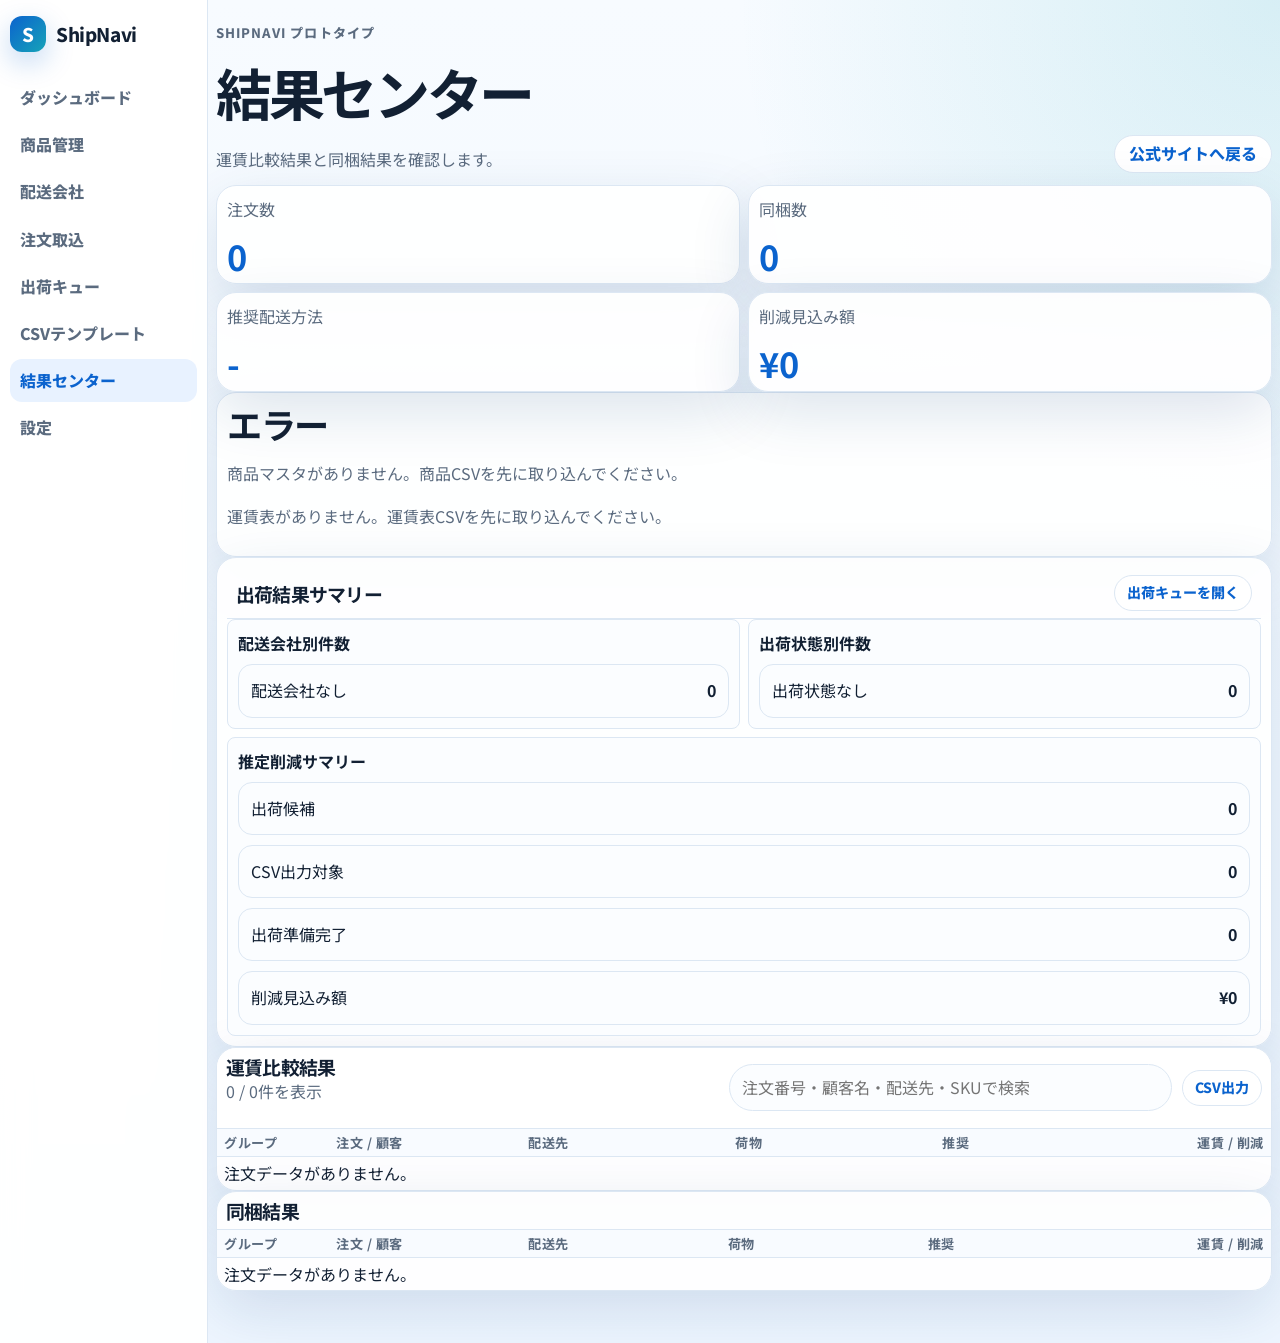
<file: results.html>
<!DOCTYPE html>
<html lang="ja">
<head>
  <meta charset="UTF-8" />
  <meta name="viewport" content="width=device-width, initial-scale=1.0" />
  <meta name="description" content="ShipNavi 結果センタープロトタイプ" />
  <title>結果センター | ShipNavi</title>
  <link rel="preconnect" href="https://fonts.googleapis.com" />
  <link rel="preconnect" href="https://fonts.gstatic.com" crossorigin />
  <link href="https://fonts.googleapis.com/css2?family=Noto+Sans+JP:wght@400;500;700;800&display=swap" rel="stylesheet" />
  <link rel="stylesheet" href="assets/dashboard.css" />
</head>
<body class="app-body" data-page="results">
  <div class="app-shell">
    <aside class="app-sidebar">
      <a class="logo" href="/" aria-label="ShipNavi ホーム"><span class="logo-mark">S</span><span>ShipNavi</span></a>
      <button class="nav-toggle app-menu-toggle" type="button" aria-expanded="false" aria-controls="app-menu"><span class="sr-only">メニューを開閉</span><span></span><span></span><span></span></button>
      <nav class="sidebar-menu" id="app-menu" aria-label="ダッシュボードナビゲーション"><a href="dashboard.html" class="">ダッシュボード</a><a href="products.html" class="">商品管理</a><a href="carriers.html" class="">配送会社</a><a href="orders.html" class="">注文取込</a><a href="shipment-queue.html" class="">出荷キュー</a><a href="templates.html" class="">CSVテンプレート</a><a href="results.html" class="active">結果センター</a><a href="settings.html" class="">設定</a></nav>
    </aside>
    <main class="app-main">
      <header class="app-topbar">
        <div><p class="eyebrow">ShipNavi プロトタイプ</p><h1>結果センター</h1><p>運賃比較結果と同梱結果を確認します。</p></div>
        <div class="topbar-actions"><a class="button secondary" href="/">公式サイトへ戻る</a></div>
      </header>
      <div class="dashboard-grid"><div id="results-view"></div></div>
    </main>
  </div>
  <div class="toast" id="toast" role="status" aria-live="polite"></div>
  <script src="assets/dashboard.js"></script>
</body>
</html>
</file>
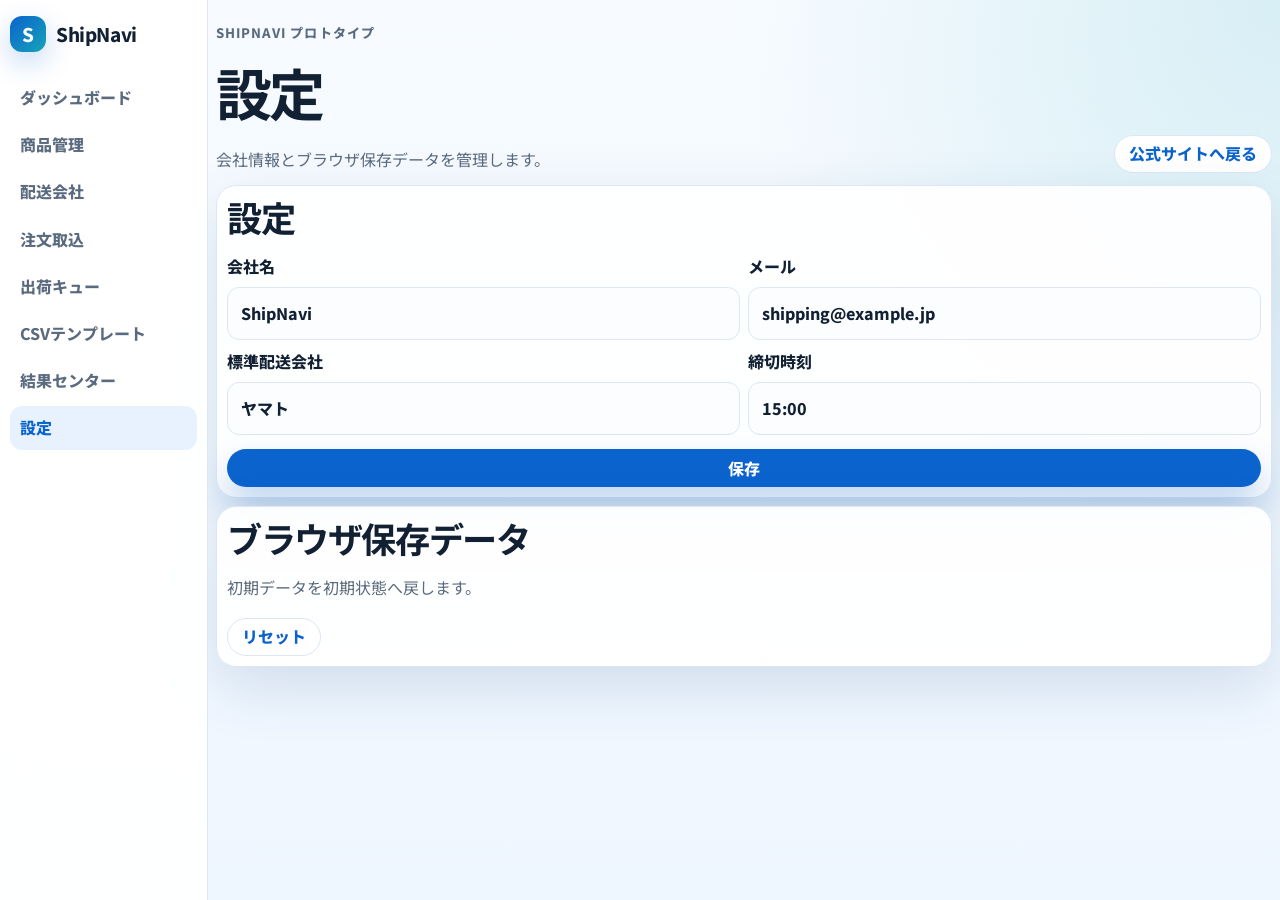
<file: settings.html>
<!DOCTYPE html>
<html lang="ja">
<head>
  <meta charset="UTF-8" />
  <meta name="viewport" content="width=device-width, initial-scale=1.0" />
  <meta name="description" content="ShipNavi 設定プロトタイプ" />
  <title>設定 | ShipNavi</title>
  <link rel="preconnect" href="https://fonts.googleapis.com" />
  <link rel="preconnect" href="https://fonts.gstatic.com" crossorigin />
  <link href="https://fonts.googleapis.com/css2?family=Noto+Sans+JP:wght@400;500;700;800&display=swap" rel="stylesheet" />
  <link rel="stylesheet" href="assets/dashboard.css" />
</head>
<body class="app-body" data-page="settings">
  <div class="app-shell">
    <aside class="app-sidebar">
      <a class="logo" href="/" aria-label="ShipNavi ホーム"><span class="logo-mark">S</span><span>ShipNavi</span></a>
      <button class="nav-toggle app-menu-toggle" type="button" aria-expanded="false" aria-controls="app-menu"><span class="sr-only">メニューを開閉</span><span></span><span></span><span></span></button>
      <nav class="sidebar-menu" id="app-menu" aria-label="ダッシュボードナビゲーション"><a href="dashboard.html" class="">ダッシュボード</a><a href="products.html" class="">商品管理</a><a href="carriers.html" class="">配送会社</a><a href="orders.html" class="">注文取込</a><a href="shipment-queue.html" class="">出荷キュー</a><a href="templates.html" class="">CSVテンプレート</a><a href="results.html" class="">結果センター</a><a href="settings.html" class="active">設定</a></nav>
    </aside>
    <main class="app-main">
      <header class="app-topbar">
        <div><p class="eyebrow">ShipNavi プロトタイプ</p><h1>設定</h1><p>会社情報とブラウザ保存データを管理します。</p></div>
        <div class="topbar-actions"><a class="button secondary" href="/">公式サイトへ戻る</a></div>
      </header>
      <div class="dashboard-grid"><div id="settings-view"></div></div>
    </main>
  </div>
  <div class="toast" id="toast" role="status" aria-live="polite"></div>
  <script src="assets/dashboard.js"></script>
</body>
</html>
</file>
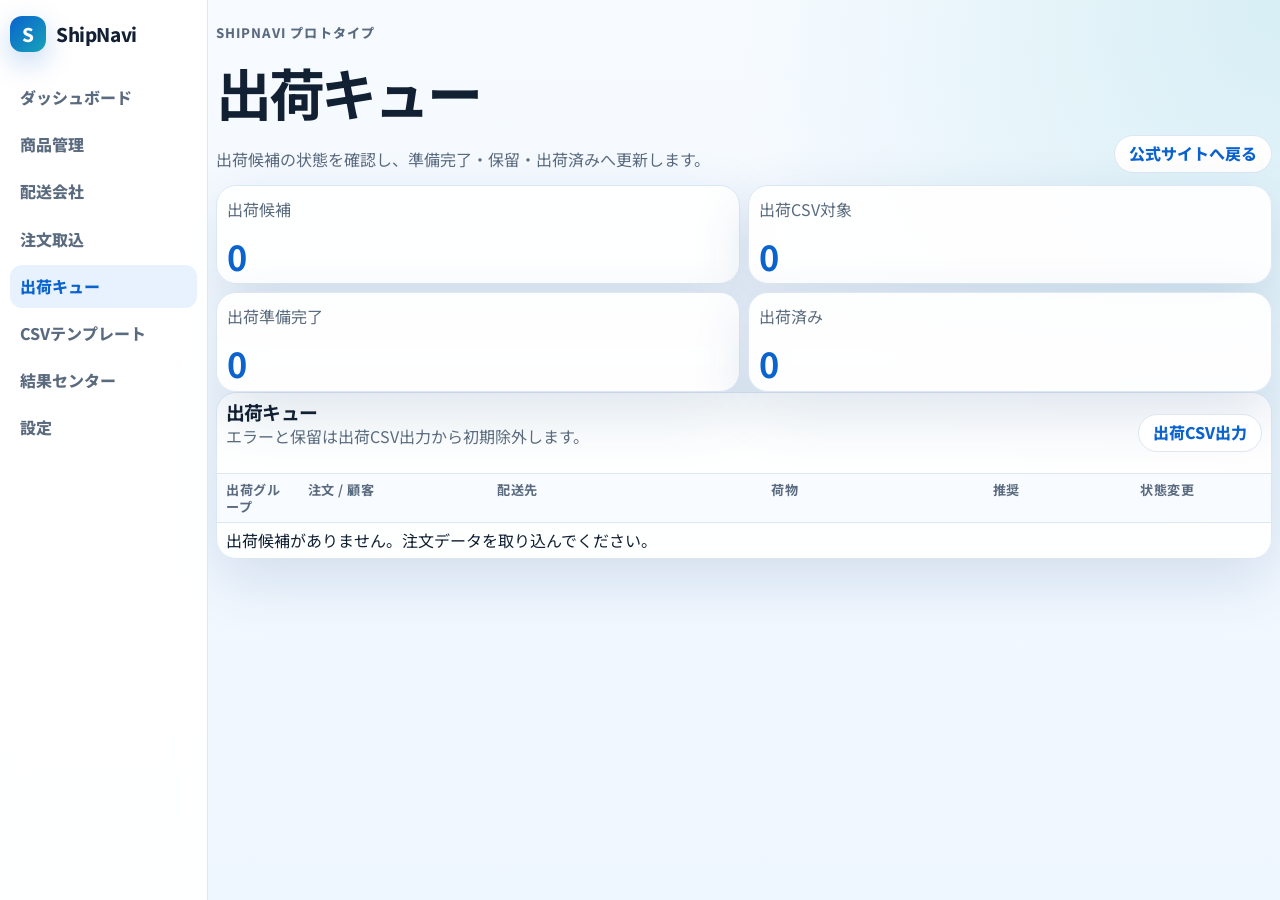
<file: shipment-queue.html>
<!DOCTYPE html>
<html lang="ja">
<head>
  <meta charset="UTF-8" />
  <meta name="viewport" content="width=device-width, initial-scale=1.0" />
  <meta name="description" content="ShipNavi 出荷キュープロトタイプ" />
  <title>出荷キュー | ShipNavi</title>
  <link rel="preconnect" href="https://fonts.googleapis.com" />
  <link rel="preconnect" href="https://fonts.gstatic.com" crossorigin />
  <link href="https://fonts.googleapis.com/css2?family=Noto+Sans+JP:wght@400;500;700;800&display=swap" rel="stylesheet" />
  <link rel="stylesheet" href="assets/dashboard.css" />
</head>
<body class="app-body" data-page="shipment-queue">
  <div class="app-shell">
    <aside class="app-sidebar">
      <a class="logo" href="/" aria-label="ShipNavi ホーム"><span class="logo-mark">S</span><span>ShipNavi</span></a>
      <button class="nav-toggle app-menu-toggle" type="button" aria-expanded="false" aria-controls="app-menu"><span class="sr-only">メニューを開閉</span><span></span><span></span><span></span></button>
      <nav class="sidebar-menu" id="app-menu" aria-label="ダッシュボードナビゲーション"><a href="dashboard.html" class="">ダッシュボード</a><a href="products.html" class="">商品管理</a><a href="carriers.html" class="">配送会社</a><a href="orders.html" class="">注文取込</a><a href="shipment-queue.html" class="active">出荷キュー</a><a href="templates.html" class="">CSVテンプレート</a><a href="results.html" class="">結果センター</a><a href="settings.html" class="">設定</a></nav>
    </aside>
    <main class="app-main">
      <header class="app-topbar">
        <div><p class="eyebrow">ShipNavi プロトタイプ</p><h1>出荷キュー</h1><p>出荷候補の状態を確認し、準備完了・保留・出荷済みへ更新します。</p></div>
        <div class="topbar-actions"><a class="button secondary" href="/">公式サイトへ戻る</a></div>
      </header>
      <div class="dashboard-grid"><div id="shipment-queue-view" class="full-width"></div></div>
    </main>
  </div>
  <div class="toast" id="toast" role="status" aria-live="polite"></div>
  <script src="assets/dashboard.js"></script>
</body>
</html>
</file>
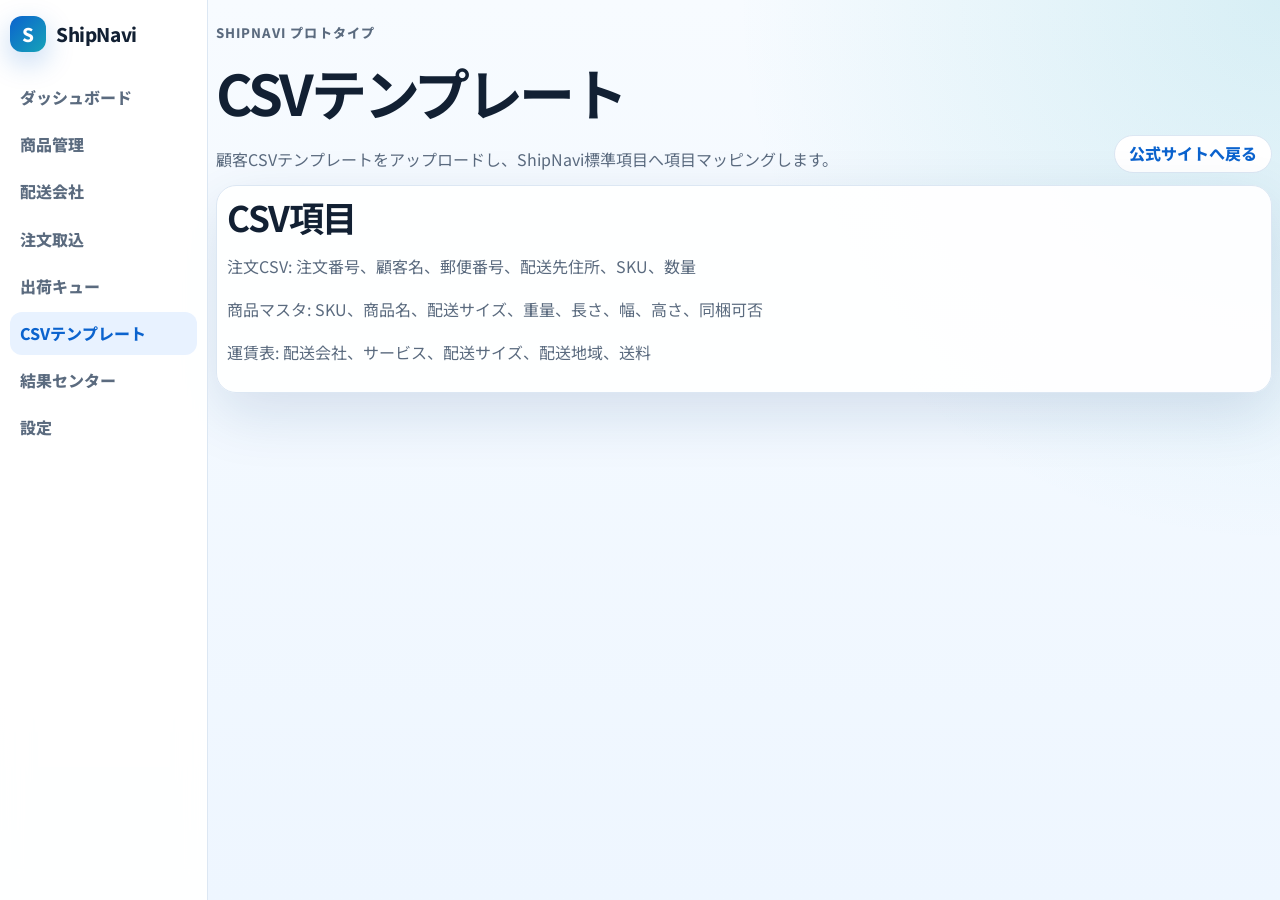
<file: templates.html>
<!DOCTYPE html>
<html lang="ja">
<head>
  <meta charset="UTF-8" />
  <meta name="viewport" content="width=device-width, initial-scale=1.0" />
  <meta name="description" content="ShipNavi CSVテンプレートプロトタイプ" />
  <title>CSVテンプレート | ShipNavi</title>
  <link rel="preconnect" href="https://fonts.googleapis.com" />
  <link rel="preconnect" href="https://fonts.gstatic.com" crossorigin />
  <link href="https://fonts.googleapis.com/css2?family=Noto+Sans+JP:wght@400;500;700;800&display=swap" rel="stylesheet" />
  <link rel="stylesheet" href="assets/dashboard.css" />
</head>
<body class="app-body" data-page="templates">
  <div class="app-shell">
    <aside class="app-sidebar">
      <a class="logo" href="/" aria-label="ShipNavi ホーム"><span class="logo-mark">S</span><span>ShipNavi</span></a>
      <button class="nav-toggle app-menu-toggle" type="button" aria-expanded="false" aria-controls="app-menu"><span class="sr-only">メニューを開閉</span><span></span><span></span><span></span></button>
      <nav class="sidebar-menu" id="app-menu" aria-label="ダッシュボードナビゲーション"><a href="dashboard.html" class="">ダッシュボード</a><a href="products.html" class="">商品管理</a><a href="carriers.html" class="">配送会社</a><a href="orders.html" class="">注文取込</a><a href="shipment-queue.html" class="">出荷キュー</a><a href="templates.html" class="active">CSVテンプレート</a><a href="results.html" class="">結果センター</a><a href="settings.html" class="">設定</a></nav>
    </aside>
    <main class="app-main">
      <header class="app-topbar">
        <div><p class="eyebrow">ShipNavi プロトタイプ</p><h1>CSVテンプレート</h1><p>顧客CSVテンプレートをアップロードし、ShipNavi標準項目へ項目マッピングします。</p></div>
        <div class="topbar-actions"><a class="button secondary" href="/">公式サイトへ戻る</a></div>
      </header>
      <div class="dashboard-grid"><div id="templates-view"></div></div>
    </main>
  </div>
  <div class="toast" id="toast" role="status" aria-live="polite"></div>
  <script src="assets/dashboard.js"></script>
</body>
</html>
</file>
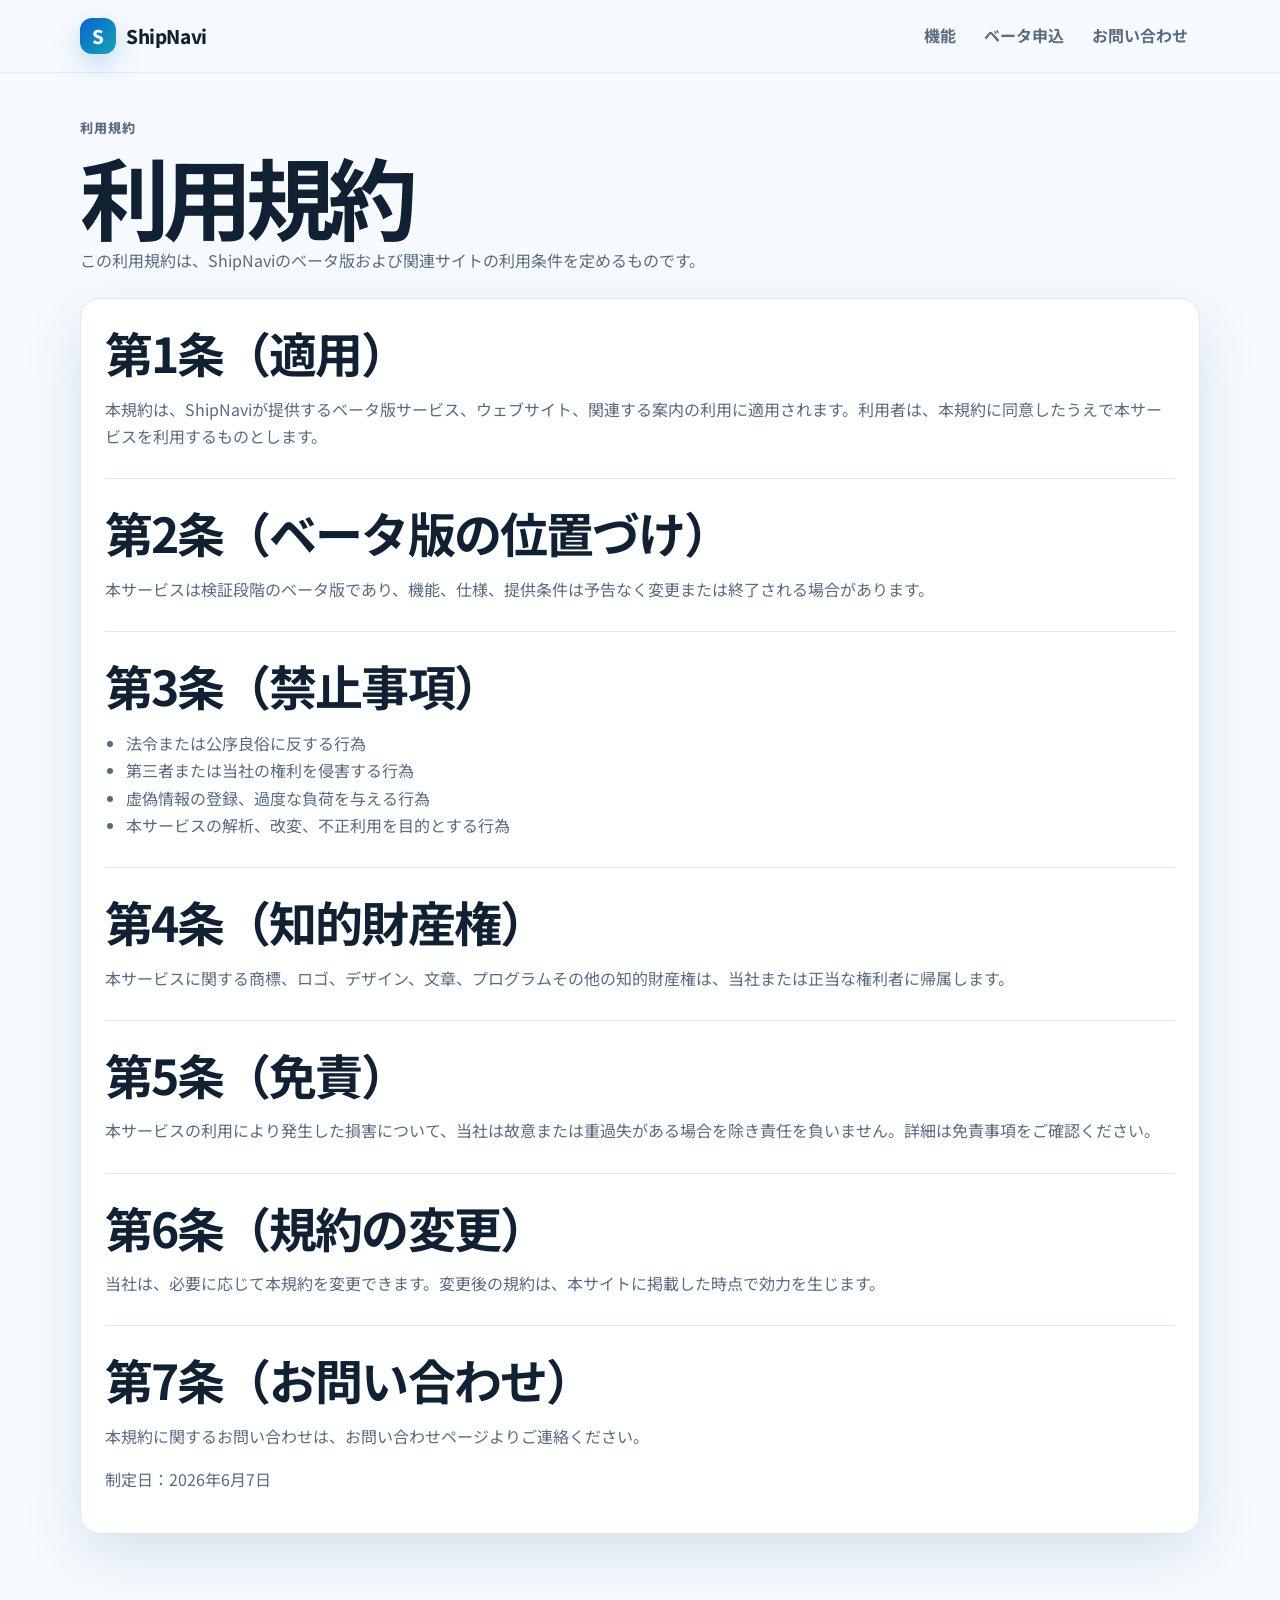
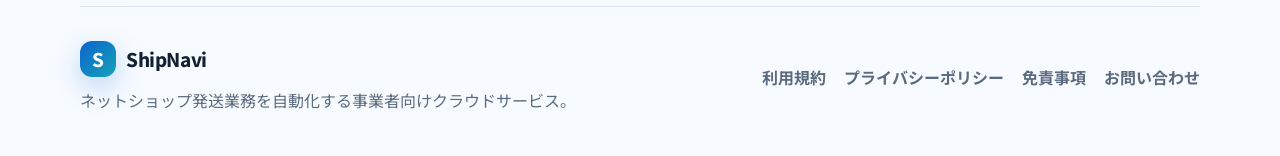
<file: terms.html>
<!DOCTYPE html>
<html lang="ja">
<head>
  <meta charset="UTF-8" />
  <meta name="viewport" content="width=device-width, initial-scale=1.0" />
  <meta name="description" content="ShipNaviの利用規約です。" />
  <title>利用規約 | ShipNavi</title>
  <link rel="preconnect" href="https://fonts.googleapis.com" />
  <link rel="preconnect" href="https://fonts.gstatic.com" crossorigin />
  <link href="https://fonts.googleapis.com/css2?family=Noto+Sans+JP:wght@400;500;700;800&display=swap" rel="stylesheet" />
  <link rel="stylesheet" href="style.css" />
</head>
<body>
  <header class="site-header">
    <nav class="nav" aria-label="メインナビゲーション">
      <a class="logo" href="index.html"><span class="logo-mark">S</span><span>ShipNavi</span></a>
      <div class="nav-links legal-links"><a href="index.html#features">機能</a><a href="index.html#beta">ベータ申込</a><a href="contact.html">お問い合わせ</a></div>
    </nav>
  </header>
  <main class="legal-page">
    <div class="legal-hero">
      <p class="eyebrow">利用規約</p>
      <h1>利用規約</h1>
      <p>この利用規約は、ShipNaviのベータ版および関連サイトの利用条件を定めるものです。</p>
    </div>
    <article class="legal-card">
      <section><h2>第1条（適用）</h2><p>本規約は、ShipNaviが提供するベータ版サービス、ウェブサイト、関連する案内の利用に適用されます。利用者は、本規約に同意したうえで本サービスを利用するものとします。</p></section>
      <section><h2>第2条（ベータ版の位置づけ）</h2><p>本サービスは検証段階のベータ版であり、機能、仕様、提供条件は予告なく変更または終了される場合があります。</p></section>
      <section><h2>第3条（禁止事項）</h2><ul><li>法令または公序良俗に反する行為</li><li>第三者または当社の権利を侵害する行為</li><li>虚偽情報の登録、過度な負荷を与える行為</li><li>本サービスの解析、改変、不正利用を目的とする行為</li></ul></section>
      <section><h2>第4条（知的財産権）</h2><p>本サービスに関する商標、ロゴ、デザイン、文章、プログラムその他の知的財産権は、当社または正当な権利者に帰属します。</p></section>
      <section><h2>第5条（免責）</h2><p>本サービスの利用により発生した損害について、当社は故意または重過失がある場合を除き責任を負いません。詳細は免責事項をご確認ください。</p></section>
      <section><h2>第6条（規約の変更）</h2><p>当社は、必要に応じて本規約を変更できます。変更後の規約は、本サイトに掲載した時点で効力を生じます。</p></section>
      <section><h2>第7条（お問い合わせ）</h2><p>本規約に関するお問い合わせは、お問い合わせページよりご連絡ください。</p></section>
      <p>制定日：2026年6月7日</p>
    </article>
  </main>
  <footer class="site-footer"><div><a class="logo footer-logo" href="index.html"><span class="logo-mark">S</span><span>ShipNavi</span></a><p>ネットショップ発送業務を自動化する事業者向けクラウドサービス。</p></div><nav><a href="terms.html">利用規約</a><a href="privacy.html">プライバシーポリシー</a><a href="disclaimer.html">免責事項</a><a href="contact.html">お問い合わせ</a></nav></footer>
</body>
</html>
</file>
<file: style.css>
:root {
  --primary: #0b63ce;
  --primary-dark: #084b9f;
  --primary-soft: #e8f2ff;
  --accent: #16a3b8;
  --text: #122033;
  --muted: #5b6b7f;
  --line: #dce7f3;
  --bg: #f7fbff;
  --white: #ffffff;
  --shadow: 0 20px 60px rgba(14, 62, 118, 0.14);
  --radius: 20px;
}

* {
  box-sizing: border-box;
}

html {
  scroll-behavior: smooth;
}

body {
  margin: 0;
  font-family: "Noto Sans JP", system-ui, -apple-system, BlinkMacSystemFont, "Segoe UI", sans-serif;
  color: var(--text);
  background: var(--bg);
  line-height: 1.7;
}

a {
  color: inherit;
  text-decoration: none;
}

img,
svg {
  max-width: 100%;
}

button,
input,
select,
textarea {
  font: inherit;
}

.sr-only {
  position: absolute;
  width: 1px;
  height: 1px;
  padding: 0;
  margin: -1px;
  overflow: hidden;
  clip: rect(0, 0, 0, 0);
  border: 0;
}

.site-header {
  position: sticky;
  top: 0;
  z-index: 10;
  background: rgba(247, 251, 255, 0.92);
  backdrop-filter: blur(14px);
  border-bottom: 1px solid rgba(220, 231, 243, 0.8);
}

.nav,
.section,
.site-footer,
.legal-page {
  width: min(1120px, calc(100% - 32px));
  margin: 0 auto;
}

.nav {
  min-height: 72px;
  display: flex;
  align-items: center;
  justify-content: space-between;
  gap: 20px;
}

.logo {
  display: inline-flex;
  align-items: center;
  gap: 10px;
  font-weight: 800;
  letter-spacing: -0.02em;
  font-size: 1.18rem;
}

.logo-mark {
  display: grid;
  place-items: center;
  width: 36px;
  height: 36px;
  border-radius: 12px;
  background: linear-gradient(135deg, var(--primary), var(--accent));
  color: var(--white);
  box-shadow: 0 10px 28px rgba(11, 99, 206, 0.25);
}

.nav-toggle {
  display: inline-flex;
  flex-direction: column;
  justify-content: center;
  gap: 5px;
  width: 44px;
  height: 44px;
  border: 1px solid var(--line);
  border-radius: 12px;
  background: var(--white);
  cursor: pointer;
}

.nav-toggle span:not(.sr-only) {
  display: block;
  width: 18px;
  height: 2px;
  margin: 0 auto;
  background: var(--text);
  transition: transform 0.2s ease, opacity 0.2s ease;
}

.nav-toggle.is-open span:nth-child(2) {
  transform: translateY(7px) rotate(45deg);
}

.nav-toggle.is-open span:nth-child(3) {
  opacity: 0;
}

.nav-toggle.is-open span:nth-child(4) {
  transform: translateY(-7px) rotate(-45deg);
}

.nav-links {
  position: absolute;
  top: 72px;
  left: 16px;
  right: 16px;
  display: none;
  flex-direction: column;
  gap: 4px;
  padding: 14px;
  background: var(--white);
  border: 1px solid var(--line);
  border-radius: 16px;
  box-shadow: var(--shadow);
}

.nav-links.is-open {
  display: flex;
}

.nav-links a {
  padding: 10px 12px;
  color: var(--muted);
  font-weight: 700;
  border-radius: 10px;
}

.nav-links a:hover {
  color: var(--primary);
  background: var(--primary-soft);
}

.section {
  padding: 64px 0;
}

.hero {
  display: grid;
  gap: 36px;
  align-items: center;
  padding-top: 48px;
}

.eyebrow {
  margin: 0 0 12px;
  color: var(--primary);
  font-size: 0.82rem;
  font-weight: 800;
  letter-spacing: 0.08em;
  text-transform: uppercase;
}

h1,
h2,
h3,
p {
  margin-top: 0;
}

h1 {
  margin-bottom: 6px;
  font-size: clamp(3rem, 14vw, 5.6rem);
  line-height: 1;
  letter-spacing: -0.08em;
}

h2 {
  margin-bottom: 14px;
  font-size: clamp(1.8rem, 7vw, 3rem);
  line-height: 1.22;
  letter-spacing: -0.04em;
}

h3 {
  margin-bottom: 8px;
  font-size: 1.08rem;
}

.subtitle {
  margin-bottom: 18px;
  color: var(--primary);
  font-size: clamp(1.35rem, 5vw, 2.2rem);
  font-weight: 800;
}

.hero-copy,
.section-heading p,
.beta-copy p,
.legal-page p,
.legal-page li,
.problem-grid p,
.feature-card p,
.timeline p {
  color: var(--muted);
}

.hero-actions {
  display: flex;
  flex-direction: column;
  gap: 12px;
  margin: 28px 0;
}

.button {
  display: inline-flex;
  align-items: center;
  justify-content: center;
  min-height: 52px;
  padding: 0 22px;
  border-radius: 999px;
  border: 1px solid transparent;
  font-weight: 800;
  cursor: pointer;
  transition: transform 0.2s ease, box-shadow 0.2s ease, background 0.2s ease;
}

.button:hover {
  transform: translateY(-2px);
}

.button.primary {
  background: var(--primary);
  color: var(--white);
  box-shadow: 0 16px 32px rgba(11, 99, 206, 0.25);
}

.button.primary:hover {
  background: var(--primary-dark);
}

.button.secondary {
  border-color: var(--line);
  background: var(--white);
  color: var(--primary);
}

.button.full {
  width: 100%;
}

.trust-list {
  display: flex;
  flex-wrap: wrap;
  gap: 10px;
  padding: 0;
  margin: 0;
  list-style: none;
}

.trust-list li {
  padding: 7px 11px;
  border-radius: 999px;
  background: var(--white);
  color: var(--muted);
  border: 1px solid var(--line);
  font-size: 0.86rem;
  font-weight: 700;
}

.hero-card,
.problem-grid article,
.feature-card,
.beta-form,
.legal-card {
  background: rgba(255, 255, 255, 0.92);
  border: 1px solid var(--line);
  border-radius: var(--radius);
  box-shadow: var(--shadow);
}

.hero-card {
  padding: 18px;
}

.card-top {
  display: flex;
  gap: 8px;
  margin-bottom: 18px;
}

.card-top span {
  width: 10px;
  height: 10px;
  border-radius: 50%;
  background: #c8d7e8;
}

.metric-row {
  display: grid;
  grid-template-columns: 1fr 1fr;
  gap: 12px;
  margin-bottom: 16px;
}

.metric-row div {
  padding: 16px;
  border-radius: 16px;
  background: linear-gradient(180deg, #f4f9ff, #ffffff);
  border: 1px solid var(--line);
}

.metric-row p {
  margin-bottom: 4px;
  color: var(--muted);
  font-size: 0.8rem;
}

.metric-row strong {
  font-size: 2rem;
  color: var(--primary);
}

.shipping-box {
  display: grid;
  gap: 10px;
}

.route-line {
  display: flex;
  justify-content: space-between;
  gap: 12px;
  padding: 14px;
  border-radius: 14px;
  background: #f8fbff;
  border: 1px solid var(--line);
}

.route-line.active {
  border-color: rgba(11, 99, 206, 0.28);
  background: var(--primary-soft);
}

.route-line b {
  color: var(--primary);
}

.section-heading {
  margin-bottom: 28px;
}

.section-heading.centered {
  text-align: center;
  margin-left: auto;
  margin-right: auto;
  max-width: 720px;
}

.problem-grid,
.feature-grid {
  display: grid;
  gap: 16px;
}

.problem-grid article,
.feature-card {
  padding: 22px;
}

.feature-number {
  display: inline-flex;
  margin-bottom: 14px;
  color: var(--primary);
  font-weight: 800;
}

.workflow {
  display: grid;
  gap: 24px;
}

.timeline {
  display: grid;
  gap: 14px;
  padding: 0;
  margin: 0;
  list-style: none;
}

.timeline li {
  display: grid;
  grid-template-columns: auto 1fr;
  gap: 14px;
  padding: 18px;
  background: var(--white);
  border: 1px solid var(--line);
  border-radius: 18px;
}

.timeline span {
  display: grid;
  place-items: center;
  width: 34px;
  height: 34px;
  border-radius: 50%;
  background: var(--primary);
  color: var(--white);
  font-weight: 800;
}

.beta {
  display: grid;
  gap: 28px;
}

.beta-form {
  display: grid;
  gap: 16px;
  padding: 22px;
}

.beta-form label {
  display: grid;
  gap: 7px;
  font-weight: 800;
}

.beta-form input,
.beta-form select,
.beta-form textarea {
  width: 100%;
  border: 1px solid var(--line);
  border-radius: 12px;
  padding: 13px 14px;
  background: #fbfdff;
  color: var(--text);
  outline: none;
}

.beta-form input:focus,
.beta-form select:focus,
.beta-form textarea:focus {
  border-color: var(--primary);
  box-shadow: 0 0 0 4px rgba(11, 99, 206, 0.12);
}

.form-note {
  margin: 0;
  color: var(--muted);
  font-size: 0.9rem;
}

.form-note.success {
  color: #0a7a49;
  font-weight: 700;
}

.site-footer {
  display: grid;
  gap: 20px;
  padding: 34px 0 42px;
  border-top: 1px solid var(--line);
}

.footer-logo {
  margin-bottom: 10px;
}

.site-footer p {
  margin-bottom: 0;
  color: var(--muted);
}

.site-footer nav {
  display: flex;
  flex-wrap: wrap;
  gap: 12px 18px;
}

.site-footer nav a {
  color: var(--muted);
  font-weight: 700;
}

.legal-page {
  padding: 44px 0 72px;
}

.legal-hero {
  margin-bottom: 24px;
}

.legal-card {
  padding: 24px;
}

.legal-card section + section {
  margin-top: 28px;
  padding-top: 24px;
  border-top: 1px solid var(--line);
}

.legal-card ul {
  padding-left: 1.3rem;
}

.contact-list {
  display: grid;
  gap: 12px;
  padding: 0;
  list-style: none;
}

.contact-list li {
  padding: 14px;
  border: 1px solid var(--line);
  border-radius: 14px;
  background: #fbfdff;
}

@media (min-width: 720px) {
  .nav-toggle {
    display: none;
  }

  .nav-links {
    position: static;
    display: flex;
    flex-direction: row;
    align-items: center;
    padding: 0;
    background: transparent;
    border: 0;
    box-shadow: none;
  }

  .hero {
    grid-template-columns: 1.08fr 0.92fr;
    padding-top: 76px;
  }

  .hero-actions {
    flex-direction: row;
  }

  .problem-grid {
    grid-template-columns: repeat(3, 1fr);
  }

  .feature-grid {
    grid-template-columns: repeat(2, 1fr);
  }

  .feature-card.wide {
    grid-column: 1 / -1;
  }

  .workflow,
  .beta {
    grid-template-columns: 0.9fr 1.1fr;
    align-items: start;
  }

  .site-footer {
    grid-template-columns: 1fr auto;
    align-items: center;
  }
}

@media (min-width: 1024px) {
  .feature-grid {
    grid-template-columns: repeat(3, 1fr);
  }

  .feature-card.wide {
    grid-column: span 2;
  }
}

.legal-links {
  position: static;
  display: flex;
  flex-direction: row;
  flex-wrap: wrap;
  justify-content: flex-end;
  padding: 0;
  background: transparent;
  border: 0;
  box-shadow: none;
}

/* Dashboard prototype */
.app-body {
  min-height: 100vh;
  background:
    radial-gradient(circle at top right, rgba(22, 163, 184, 0.14), transparent 34rem),
    linear-gradient(180deg, #f7fbff 0%, #eef6ff 100%);
}

.app-shell {
  display: grid;
  min-height: 100vh;
}

.app-sidebar {
  position: sticky;
  top: 0;
  z-index: 20;
  display: flex;
  align-items: center;
  justify-content: space-between;
  gap: 16px;
  padding: 14px 16px;
  background: rgba(255, 255, 255, 0.94);
  border-bottom: 1px solid var(--line);
  backdrop-filter: blur(14px);
}

.sidebar-menu {
  position: absolute;
  top: 68px;
  left: 16px;
  right: 16px;
  display: none;
  padding: 10px;
  background: var(--white);
  border: 1px solid var(--line);
  border-radius: 18px;
  box-shadow: var(--shadow);
}

.sidebar-menu.is-open {
  display: block;
}

.sidebar-menu a {
  display: flex;
  align-items: center;
  gap: 10px;
  padding: 12px 14px;
  color: var(--muted);
  font-weight: 800;
  border-radius: 12px;
}

.sidebar-menu a:hover,
.sidebar-menu a.active {
  color: var(--primary);
  background: var(--primary-soft);
}

.app-main {
  width: min(1180px, calc(100% - 32px));
  margin: 0 auto;
  padding: 28px 0 56px;
}

.app-topbar {
  display: grid;
  gap: 16px;
  margin-bottom: 22px;
}

.app-topbar h1 {
  margin-bottom: 8px;
  font-size: clamp(2rem, 9vw, 3.5rem);
  letter-spacing: -0.06em;
}

.app-topbar p {
  margin-bottom: 0;
  color: var(--muted);
}

.topbar-actions {
  display: flex;
  flex-wrap: wrap;
  gap: 10px;
}

.dashboard-grid,
.stat-grid,
.action-grid,
.form-grid,
.template-grid,
.result-grid,
.settings-grid {
  display: grid;
  gap: 16px;
}

.stat-grid {
  grid-template-columns: repeat(2, minmax(0, 1fr));
}

.panel,
.stat-card,
.table-card,
.form-card,
.upload-card,
.empty-card {
  background: rgba(255, 255, 255, 0.94);
  border: 1px solid var(--line);
  border-radius: var(--radius);
  box-shadow: var(--shadow);
}

.panel,
.form-card,
.upload-card,
.empty-card {
  padding: 20px;
}

.stat-card {
  padding: 18px;
}

.stat-card p,
.panel p,
.empty-card p,
.help-text {
  color: var(--muted);
}

.stat-card strong {
  display: block;
  color: var(--primary);
  font-size: clamp(1.9rem, 8vw, 3rem);
  line-height: 1;
}

.action-grid {
  grid-template-columns: 1fr;
}

.action-card {
  display: block;
  padding: 18px;
  background: linear-gradient(180deg, #ffffff, #f6fbff);
  border: 1px solid var(--line);
  border-radius: 18px;
}

.action-card b {
  display: block;
  margin-bottom: 6px;
  color: var(--text);
}

.action-card span {
  color: var(--muted);
  font-size: 0.92rem;
}

.table-card {
  overflow: hidden;
}

.table-toolbar {
  display: grid;
  gap: 12px;
  padding: 16px;
  border-bottom: 1px solid var(--line);
}

.table-toolbar h2 {
  margin-bottom: 0;
  font-size: 1.35rem;
}

.search-input {
  width: 100%;
  border: 1px solid var(--line);
  border-radius: 999px;
  padding: 11px 14px;
  background: #fbfdff;
  outline: none;
}

.responsive-table {
  width: 100%;
  overflow-x: auto;
}

table {
  width: 100%;
  min-width: 720px;
  border-collapse: collapse;
}

th,
td {
  padding: 14px 16px;
  text-align: left;
  border-bottom: 1px solid var(--line);
  vertical-align: top;
}

th {
  color: var(--muted);
  font-size: 0.82rem;
  letter-spacing: 0.04em;
  text-transform: uppercase;
  background: #f8fbff;
}

tr:last-child td {
  border-bottom: 0;
}

.badge {
  display: inline-flex;
  align-items: center;
  padding: 4px 9px;
  border-radius: 999px;
  color: var(--primary);
  background: var(--primary-soft);
  font-size: 0.8rem;
  font-weight: 800;
}

.badge.green {
  color: #087443;
  background: #e8f8f0;
}

.badge.orange {
  color: #9a5a00;
  background: #fff4df;
}

.row-actions {
  display: flex;
  flex-wrap: wrap;
  gap: 8px;
}

.small-button {
  display: inline-flex;
  align-items: center;
  justify-content: center;
  min-height: 34px;
  padding: 0 11px;
  border: 1px solid var(--line);
  border-radius: 999px;
  background: var(--white);
  color: var(--primary);
  font-weight: 800;
  cursor: pointer;
}

.small-button.danger {
  color: #c53030;
}

.form-card form,
.upload-card form,
.settings-grid form {
  display: grid;
  gap: 14px;
}

.form-grid {
  grid-template-columns: 1fr;
}

.input-group {
  display: grid;
  gap: 7px;
  font-weight: 800;
}

.input-group input,
.input-group select,
.input-group textarea {
  width: 100%;
  border: 1px solid var(--line);
  border-radius: 12px;
  padding: 12px 13px;
  background: #fbfdff;
  color: var(--text);
  outline: none;
}

.input-group input:focus,
.input-group select:focus,
.input-group textarea:focus,
.search-input:focus {
  border-color: var(--primary);
  box-shadow: 0 0 0 4px rgba(11, 99, 206, 0.12);
}

.file-drop {
  display: grid;
  place-items: center;
  min-height: 140px;
  padding: 20px;
  border: 2px dashed #b8cee8;
  border-radius: 18px;
  background: #f8fbff;
  text-align: center;
}

.file-drop input {
  width: 100%;
}

.status-list {
  display: grid;
  gap: 10px;
  padding: 0;
  margin: 0;
  list-style: none;
}

.status-list li {
  display: flex;
  justify-content: space-between;
  gap: 12px;
  padding: 12px;
  border: 1px solid var(--line);
  border-radius: 14px;
  background: #fbfdff;
}

.toast {
  position: fixed;
  right: 16px;
  bottom: 16px;
  z-index: 50;
  display: none;
  width: min(360px, calc(100% - 32px));
  padding: 14px 16px;
  color: #074a2d;
  background: #e8f8f0;
  border: 1px solid #bce8cf;
  border-radius: 14px;
  box-shadow: var(--shadow);
  font-weight: 800;
}

.toast.is-visible {
  display: block;
}

@media (min-width: 860px) {
  .app-shell {
    grid-template-columns: 260px 1fr;
  }

  .app-sidebar {
    align-items: stretch;
    justify-content: flex-start;
    flex-direction: column;
    min-height: 100vh;
    padding: 24px 18px;
    border-right: 1px solid var(--line);
    border-bottom: 0;
  }

  .app-sidebar .nav-toggle {
    display: none;
  }

  .sidebar-menu,
  .sidebar-menu.is-open {
    position: static;
    display: grid;
    gap: 6px;
    padding: 10px 0 0;
    background: transparent;
    border: 0;
    border-radius: 0;
    box-shadow: none;
  }

  .app-main {
    width: min(1180px, calc(100% - 48px));
    padding: 42px 0 72px;
  }

  .app-topbar {
    grid-template-columns: 1fr auto;
    align-items: end;
  }

  .dashboard-grid {
    grid-template-columns: 1.2fr 0.8fr;
  }

  .stat-grid,
  .action-grid,
  .template-grid,
  .result-grid,
  .settings-grid {
    grid-template-columns: repeat(2, minmax(0, 1fr));
  }

  .form-grid {
    grid-template-columns: repeat(2, minmax(0, 1fr));
  }

  .input-group.full-width,
  .panel.full-width,
  .table-card.full-width,
  .form-card.full-width,
  .upload-card.full-width {
    grid-column: 1 / -1;
  }
}

.full-width {
  grid-column: 1 / -1;
}
</file>
<file: assets/dashboard.css>
:root {
  --primary: #0b63ce;
  --primary-dark: #084b9f;
  --primary-soft: #e8f2ff;
  --accent: #16a3b8;
  --text: #122033;
  --muted: #5b6b7f;
  --line: #dce7f3;
  --bg: #f7fbff;
  --white: #ffffff;
  --shadow: 0 20px 60px rgba(14, 62, 118, 0.14);
  --radius: 20px;
}

* {
  box-sizing: border-box;
}

html {
  scroll-behavior: smooth;
}

body {
  margin: 0;
  font-family: "Noto Sans JP", system-ui, -apple-system, BlinkMacSystemFont, "Segoe UI", sans-serif;
  color: var(--text);
  background: var(--bg);
  line-height: 1.7;
}

a {
  color: inherit;
  text-decoration: none;
}

button,
input,
select,
textarea {
  font: inherit;
}

.sr-only {
  position: absolute;
  width: 1px;
  height: 1px;
  padding: 0;
  margin: -1px;
  overflow: hidden;
  clip: rect(0, 0, 0, 0);
  border: 0;
}

.logo {
  display: inline-flex;
  align-items: center;
  gap: 10px;
  font-weight: 800;
  letter-spacing: -0.02em;
  font-size: 1.18rem;
}

.logo-mark {
  display: grid;
  place-items: center;
  width: 36px;
  height: 36px;
  border-radius: 12px;
  background: linear-gradient(135deg, var(--primary), var(--accent));
  color: var(--white);
  box-shadow: 0 10px 28px rgba(11, 99, 206, 0.25);
}

.nav-toggle {
  display: inline-flex;
  flex-direction: column;
  justify-content: center;
  gap: 5px;
  width: 44px;
  height: 44px;
  border: 1px solid var(--line);
  border-radius: 12px;
  background: var(--white);
  cursor: pointer;
}

.nav-toggle span:not(.sr-only) {
  display: block;
  width: 18px;
  height: 2px;
  margin: 0 auto;
  background: var(--text);
  transition: transform 0.2s ease, opacity 0.2s ease;
}

.nav-toggle.is-open span:nth-child(2) {
  transform: translateY(7px) rotate(45deg);
}

.nav-toggle.is-open span:nth-child(3) {
  opacity: 0;
}

.nav-toggle.is-open span:nth-child(4) {
  transform: translateY(-7px) rotate(-45deg);
}

.button {
  display: inline-flex;
  align-items: center;
  justify-content: center;
  min-height: 52px;
  padding: 0 22px;
  border-radius: 999px;
  border: 1px solid transparent;
  font-weight: 800;
  cursor: pointer;
  transition: transform 0.2s ease, box-shadow 0.2s ease, background 0.2s ease;
}

.button:hover {
  transform: translateY(-2px);
}

.button.primary {
  background: var(--primary);
  color: var(--white);
  box-shadow: 0 16px 32px rgba(11, 99, 206, 0.25);
}

.button.primary:hover {
  background: var(--primary-dark);
}

.button.secondary {
  border-color: var(--line);
  background: var(--white);
  color: var(--primary);
}

h1,
h2,
h3,
p {
  margin-top: 0;
}

h2 {
  margin-bottom: 14px;
  font-size: clamp(1.5rem, 5vw, 2.2rem);
  line-height: 1.22;
  letter-spacing: -0.04em;
}

.eyebrow {
  margin: 0 0 12px;
  color: var(--primary);
  font-size: 0.82rem;
  font-weight: 800;
  letter-spacing: 0.08em;
  text-transform: uppercase;
}
/* Dashboard prototype */
.app-body {
  min-height: 100vh;
  background:
    radial-gradient(circle at top right, rgba(22, 163, 184, 0.14), transparent 34rem),
    linear-gradient(180deg, #f7fbff 0%, #eef6ff 100%);
}

.app-shell {
  display: grid;
  min-height: 100vh;
}

.app-sidebar {
  position: sticky;
  top: 0;
  z-index: 20;
  display: flex;
  align-items: center;
  justify-content: space-between;
  gap: 16px;
  padding: 14px 16px;
  background: rgba(255, 255, 255, 0.94);
  border-bottom: 1px solid var(--line);
  backdrop-filter: blur(14px);
}

.sidebar-menu {
  position: absolute;
  top: 68px;
  left: 16px;
  right: 16px;
  display: none;
  padding: 10px;
  background: var(--white);
  border: 1px solid var(--line);
  border-radius: 18px;
  box-shadow: var(--shadow);
}

.sidebar-menu.is-open {
  display: block;
}

.sidebar-menu a {
  display: flex;
  align-items: center;
  gap: 10px;
  padding: 12px 14px;
  color: var(--muted);
  font-weight: 800;
  border-radius: 12px;
}

.sidebar-menu a:hover,
.sidebar-menu a.active {
  color: var(--primary);
  background: var(--primary-soft);
}

.app-main {
  width: min(1480px, calc(100% - 12px));
  margin: 0 auto;
  padding: 20px 0 44px;
}

.app-topbar {
  display: grid;
  gap: 10px;
  margin-bottom: 16px;
}

.app-topbar h1 {
  margin-bottom: 8px;
  font-size: clamp(2rem, 9vw, 3.5rem);
  letter-spacing: -0.06em;
}

.app-topbar p {
  margin-bottom: 0;
  color: var(--muted);
}

.topbar-actions {
  display: flex;
  flex-wrap: wrap;
  gap: 10px;
}

.dashboard-grid,
.stat-grid,
.action-grid,
.form-grid,
.template-grid,
.result-grid,
.settings-grid {
  display: grid;
  gap: 12px;
}

.stat-grid {
  grid-template-columns: repeat(2, minmax(0, 1fr));
}

.panel,
.stat-card,
.table-card,
.form-card,
.upload-card,
.empty-card {
  background: rgba(255, 255, 255, 0.94);
  border: 1px solid var(--line);
  border-radius: var(--radius);
  box-shadow: var(--shadow);
}

.panel,
.form-card,
.upload-card,
.empty-card {
  padding: 16px;
}

.stat-card {
  padding: 14px;
}

.stat-card p,
.panel p,
.empty-card p,
.help-text {
  color: var(--muted);
}

.stat-card strong {
  display: block;
  color: var(--primary);
  font-size: clamp(1.9rem, 8vw, 3rem);
  line-height: 1;
}

.action-grid {
  grid-template-columns: 1fr;
}

.action-card {
  display: block;
  padding: 14px;
  background: linear-gradient(180deg, #ffffff, #f6fbff);
  border: 1px solid var(--line);
  border-radius: 18px;
}

.action-card b {
  display: block;
  margin-bottom: 6px;
  color: var(--text);
}

.action-card span {
  color: var(--muted);
  font-size: 0.92rem;
}

.table-card {
  overflow: hidden;
}

.table-toolbar {
  display: grid;
  gap: 10px;
  padding: 12px 14px;
  border-bottom: 1px solid var(--line);
}

.table-toolbar h2 {
  margin-bottom: 0;
  font-size: 1.35rem;
}

.search-input {
  width: 100%;
  border: 1px solid var(--line);
  border-radius: 999px;
  padding: 9px 12px;
  background: #fbfdff;
  outline: none;
}

.responsive-table {
  width: 100%;
  overflow-x: auto;
}

table {
  width: 100%;
  min-width: 720px;
  border-collapse: collapse;
}

th,
td {
  padding: 9px 11px;
  text-align: left;
  border-bottom: 1px solid var(--line);
  vertical-align: top;
}

th {
  color: var(--muted);
  font-size: 0.82rem;
  letter-spacing: 0.04em;
  text-transform: uppercase;
  background: #f8fbff;
}

tr:last-child td {
  border-bottom: 0;
}

.badge {
  display: inline-flex;
  align-items: center;
  padding: 4px 9px;
  border-radius: 999px;
  color: var(--primary);
  background: var(--primary-soft);
  font-size: 0.8rem;
  font-weight: 800;
}

.badge.green {
  color: #087443;
  background: #e8f8f0;
}

.badge.orange {
  color: #9a5a00;
  background: #fff4df;
}

.row-actions {
  display: flex;
  flex-wrap: wrap;
  gap: 8px;
}

.small-button {
  display: inline-flex;
  align-items: center;
  justify-content: center;
  min-height: 34px;
  padding: 0 11px;
  border: 1px solid var(--line);
  border-radius: 999px;
  background: var(--white);
  color: var(--primary);
  font-weight: 800;
  cursor: pointer;
}

.small-button.danger {
  color: #c53030;
}

.form-card form,
.upload-card form,
.settings-grid form {
  display: grid;
  gap: 14px;
}

.form-grid {
  grid-template-columns: 1fr;
}

.input-group {
  display: grid;
  gap: 7px;
  font-weight: 800;
}

.input-group input,
.input-group select,
.input-group textarea {
  width: 100%;
  border: 1px solid var(--line);
  border-radius: 12px;
  padding: 12px 13px;
  background: #fbfdff;
  color: var(--text);
  outline: none;
}

.input-group input:focus,
.input-group select:focus,
.input-group textarea:focus,
.search-input:focus {
  border-color: var(--primary);
  box-shadow: 0 0 0 4px rgba(11, 99, 206, 0.12);
}

.file-drop {
  display: grid;
  place-items: center;
  min-height: 140px;
  padding: 20px;
  border: 2px dashed #b8cee8;
  border-radius: 18px;
  background: #f8fbff;
  text-align: center;
}

.file-drop input {
  width: 100%;
}

.status-list {
  display: grid;
  gap: 10px;
  padding: 0;
  margin: 0;
  list-style: none;
}

.status-list li {
  display: flex;
  justify-content: space-between;
  gap: 12px;
  padding: 12px;
  border: 1px solid var(--line);
  border-radius: 14px;
  background: #fbfdff;
}

.toast {
  position: fixed;
  right: 16px;
  bottom: 16px;
  z-index: 50;
  display: none;
  width: min(360px, calc(100% - 32px));
  padding: 14px 16px;
  color: #074a2d;
  background: #e8f8f0;
  border: 1px solid #bce8cf;
  border-radius: 14px;
  box-shadow: var(--shadow);
  font-weight: 800;
}

.toast.is-visible {
  display: block;
}

@media (min-width: 860px) {
  .app-shell {
    grid-template-columns: 208px 1fr;
  }

  .app-sidebar {
    align-items: stretch;
    justify-content: flex-start;
    flex-direction: column;
    min-height: 100vh;
    padding: 16px 10px;
    border-right: 1px solid var(--line);
    border-bottom: 0;
  }

  .app-sidebar .nav-toggle {
    display: none;
  }

  .sidebar-menu,
  .sidebar-menu.is-open {
    position: static;
    display: grid;
    gap: 4px;
    padding: 8px 0 0;
    background: transparent;
    border: 0;
    border-radius: 0;
    box-shadow: none;
  }

  .app-main {
    width: min(1540px, calc(100% - 16px));
    padding: 22px 0 52px;
  }

  .app-topbar {
    grid-template-columns: 1fr auto;
    align-items: end;
  }

  .dashboard-grid {
    grid-template-columns: 1.2fr 0.8fr;
  }

  .stat-grid,
  .action-grid,
  .template-grid,
  .result-grid,
  .settings-grid {
    grid-template-columns: repeat(2, minmax(0, 1fr));
  }

  .form-grid {
    grid-template-columns: repeat(2, minmax(0, 1fr));
  }

  .input-group.full-width,
  .panel.full-width,
  .table-card.full-width,
  .form-card.full-width,
  .upload-card.full-width {
    grid-column: 1 / -1;
  }
}

.full-width {
  grid-column: 1 / -1;
}

.mapping-list {
  display: grid;
  gap: 12px;
  margin: 14px 0;
}

.mapping-row {
  display: grid;
  gap: 8px;
  padding: 12px;
  border: 1px solid var(--line);
  border-radius: 14px;
  background: #fbfdff;
  font-weight: 800;
}

.mapping-row select {
  width: 100%;
  border: 1px solid var(--line);
  border-radius: 12px;
  padding: 11px 12px;
  background: var(--white);
  color: var(--text);
}

@media (min-width: 720px) {
  .mapping-row {
    grid-template-columns: 180px 1fr;
    align-items: center;
  }
}

/* Phase8 readability cleanup */
.import-issue-panel {
  padding: 14px 16px;
}

.import-issue-panel details {
  display: grid;
  gap: 10px;
}

.import-issue-panel summary {
  display: flex;
  flex-wrap: wrap;
  align-items: center;
  gap: 8px 12px;
  cursor: pointer;
  font-weight: 800;
}

.import-issue-panel summary::marker {
  color: var(--primary);
}

.issue-panel-actions,
.compact-actions {
  display: inline-flex;
  flex-wrap: wrap;
  gap: 8px;
}

.issue-panel-actions {
  margin-left: auto;
}

.issue-panel-help {
  margin: 8px 0 10px;
  font-size: 0.92rem;
}

.issue-list {
  display: grid;
  gap: 8px;
}

.issue-item {
  padding: 12px;
  box-shadow: none;
}

.issue-item p {
  margin-bottom: 6px;
}

.compact-button,
.button.compact-button {
  min-height: 36px;
  padding: 0 12px;
  font-size: 0.88rem;
}

.dashboard-grid,
.stat-grid,
.action-grid,
.form-grid,
.template-grid,
.result-grid,
.settings-grid {
  gap: 12px;
}

.panel,
.form-card,
.upload-card,
.empty-card {
  padding: 16px;
}

.stat-card {
  padding: 14px;
}

.table-toolbar {
  grid-template-columns: minmax(0, 1fr) auto;
  align-items: center;
  gap: 10px;
  padding: 12px 14px;
}

.table-toolbar h2 {
  font-size: 1.18rem;
}

th,
td {
  padding: 10px 12px;
  line-height: 1.45;
}

.results-table table,
.queue-table table {
  min-width: 940px;
  table-layout: fixed;
}

.results-table th,
.queue-table th {
  white-space: normal;
}

.wrap-cell {
  overflow-wrap: anywhere;
  word-break: normal;
  white-space: normal;
}

.address-cell {
  min-width: 12rem;
}

.sku-cell {
  min-width: 10rem;
}

.money-cell {
  text-align: right;
  white-space: nowrap;
  font-variant-numeric: tabular-nums;
}

.summary-toolbar {
  padding: 0 0 12px;
}

.summary-panel {
  display: grid;
  gap: 7px;
  padding: 10px;
  border: 1px solid var(--line);
  border-radius: 8px;
  background: #fbfdff;
}

.summary-panel h3 {
  margin: 0;
  font-size: 1rem;
}

.status-select {
  width: 100%;
  min-width: 9rem;
  border: 1px solid var(--line);
  border-radius: 8px;
  padding: 6px 8px;
  background: var(--white);
  color: var(--text);
  font-weight: 800;
}

.queue-actions {
  min-width: 0;
}

.shipment-queue-table {
  overflow-x: visible;
}

.shipment-queue-table table {
  width: 100%;
  min-width: 0;
  table-layout: auto;
}

.shipment-queue-table th,
.shipment-queue-table td {
  padding: 7px 9px;
  vertical-align: top;
}

.shipment-queue-table th:nth-child(1) {
  width: 8rem;
}

.shipment-queue-table th:nth-child(2) {
  width: 18%;
}

.shipment-queue-table th:nth-child(3) {
  width: 26%;
}

.shipment-queue-table th:nth-child(4) {
  width: 21%;
}

.shipment-queue-table th:nth-child(5) {
  width: 14%;
}

.shipment-queue-table th:nth-child(6) {
  width: 15rem;
}

.shipment-queue-table .id-cell .badge {
  width: fit-content;
  margin-top: 4px;
}

.shipment-queue-table .result-info-cell,
.shipment-queue-table .address-cell,
.shipment-queue-table .sku-cell {
  min-width: 0;
}

.shipment-queue-table .result-info-cell strong,
.shipment-queue-table .result-info-cell span,
.shipment-queue-table .address-cell strong,
.shipment-queue-table .address-cell span,
.shipment-queue-table .sku-cell strong,
.shipment-queue-table .sku-cell span {
  overflow-wrap: anywhere;
  word-break: break-word;
}

.money-inline {
  white-space: nowrap;
  font-variant-numeric: tabular-nums;
}

.shipment-status-actions {
  display: grid;
  grid-template-columns: repeat(3, minmax(0, 1fr));
  gap: 5px;
  align-items: stretch;
}

.shipment-status-actions .small-button {
  min-width: 0;
  min-height: 30px;
  padding: 0 7px;
  border-radius: 8px;
  font-size: 0.78rem;
  line-height: 1.15;
  white-space: nowrap;
}

.shipment-status-imported {
  color: #12385f;
  background: #e8f1fb;
}

.shipment-status-pending {
  color: #5f4500;
  background: #fff2c2;
}

.shipment-status-ready {
  color: #074a2d;
  background: #dff6ea;
}

.shipment-status-shipped {
  color: #173b7a;
  background: #e1eaff;
}

.shipment-status-on-hold {
  color: #6b3a00;
  background: #ffe8cc;
}

.shipment-status-error {
  color: #8a1f1f;
  background: #ffe0e0;
}

.results-table th:nth-child(6),
.results-table th:nth-child(7),
.queue-table:not(.shipment-queue-table) th:nth-child(6),
.queue-table:not(.shipment-queue-table) th:nth-child(7) {
  width: 15%;
}

.results-table th:nth-child(12),
.results-table th:nth-child(14),
.results-table th:nth-child(15),
.queue-table:not(.shipment-queue-table) th:nth-child(11) {
  text-align: right;
}

.queue-table:not(.shipment-queue-table) th:nth-child(8),
.queue-table:not(.shipment-queue-table) td:nth-child(8) {
  width: 7rem;
  white-space: nowrap;
}

/* Phase9 density and matrix workflow */
.app-topbar {
  margin-bottom: 12px;
}

.app-topbar h1 {
  margin-bottom: 6px;
}

.button {
  min-height: 38px;
  padding: 0 14px;
}

.dashboard-grid,
.stat-grid,
.action-grid,
.form-grid,
.template-grid,
.result-grid,
.settings-grid {
  gap: 8px;
}

.panel,
.form-card,
.upload-card,
.empty-card {
  padding: 10px;
}

.stat-card {
  padding: 10px;
}

.stat-card strong {
  font-size: clamp(1.45rem, 4vw, 2.15rem);
}

.table-toolbar {
  padding: 7px 9px;
}

th,
td {
  padding: 5px 7px;
  line-height: 1.3;
}

.sidebar-menu a {
  padding: 8px 10px;
}

.matrix-editor {
  display: grid;
  gap: 10px;
}

.matrix-editor-header {
  display: grid;
  gap: 10px;
  align-items: end;
  padding: 10px;
  border: 1px solid var(--line);
  border-radius: 8px;
  background: #f8fbff;
}

.matrix-editor-title {
  align-self: center;
  font-size: 1rem;
}

.matrix-editor-actions {
  align-items: end;
}

.compact-input {
  gap: 5px;
}

.compact-input input {
  min-height: 38px;
  padding: 8px 10px;
  border-radius: 8px;
}

.matrix-table-wrap {
  overflow-x: auto;
  border: 1px solid var(--line);
  border-radius: 8px;
}

.matrix-table {
  min-width: 1140px;
  table-layout: fixed;
  border-collapse: separate;
  border-spacing: 0;
}

.matrix-col-size {
  width: 112px;
}

.matrix-col-weight {
  width: 92px;
}

.matrix-col-zone {
  width: 72px;
}

.matrix-table th,
.matrix-table td {
  height: 38px;
  padding: 6px 8px;
  overflow: hidden;
  text-align: center;
  vertical-align: middle;
  white-space: normal;
  overflow-wrap: anywhere;
  border: 1px solid var(--line);
  background: var(--white);
}

.matrix-table th {
  font-weight: 800;
}

.matrix-zone-row th {
  text-align: center;
  font-weight: 900;
  background: #f3f4f6;
  border-bottom: 2px solid #b9c2cf;
}

.matrix-size-row th {
  font-weight: 900;
  background: #f8fafc;
}

.matrix-table th:nth-child(1),
.matrix-table td:nth-child(1) {
  position: sticky;
  left: 0;
  z-index: 3;
  background: #f8fafc;
}

.matrix-table th:nth-child(2),
.matrix-table td:nth-child(2) {
  position: sticky;
  left: 112px;
  z-index: 3;
  background: #f8fafc;
}

.matrix-zone-row th:nth-child(1),
.matrix-zone-row th:nth-child(2),
.matrix-size-row th:nth-child(1),
.matrix-size-row th:nth-child(2) {
  z-index: 5;
}

.matrix-prefectures {
  vertical-align: top;
  white-space: normal;
  word-break: keep-all;
  line-height: 1.35;
  font-size: 0.82rem;
  color: var(--text);
  background: var(--white);
}

.matrix-cell-input {
  width: 100%;
  height: 100%;
  min-height: 34px;
  border: 0;
  border-radius: 0;
  padding: 4px 6px;
  text-align: center;
  background: transparent;
  color: var(--text);
  outline: 1px solid transparent;
}

.matrix-cell-input:focus {
  position: relative;
  z-index: 2;
  outline-color: var(--primary);
  box-shadow: inset 0 0 0 1px var(--primary);
}

.money-input,
.matrix-table td:not(:first-child):not(:nth-child(2)) input {
  text-align: center;
  font-variant-numeric: tabular-nums;
}

.fare-mapping-wizard {
  display: grid;
  gap: 12px;
  margin-top: 12px;
  padding: 12px;
  border: 1px solid var(--line);
  border-radius: 8px;
  background: #fbfdff;
}

.fare-mapping-wizard[hidden] {
  display: none;
}

.mapping-wizard-header {
  display: flex;
  flex-wrap: wrap;
  justify-content: space-between;
  gap: 10px;
  align-items: start;
  padding-bottom: 10px;
  border-bottom: 1px solid var(--line);
}

.mapping-wizard-header h3,
.mapping-wizard-layout h4 {
  margin: 0 0 6px;
}

.mapping-wizard-layout {
  display: grid;
  gap: 12px;
}

.mapping-control-grid {
  display: grid;
  grid-template-columns: repeat(auto-fit, minmax(140px, 1fr));
  gap: 8px;
}

.fare-preview-grid-wrap {
  width: 100%;
  max-height: 420px;
  overflow: auto;
  border: 1px solid var(--line);
  border-radius: 8px;
  background: var(--white);
}

.fare-preview-grid {
  min-width: 980px;
  table-layout: fixed;
  border-collapse: separate;
  border-spacing: 0;
}

.fare-preview-grid th,
.fare-preview-grid td {
  width: 7rem;
  height: 32px;
  padding: 4px 6px;
  overflow: hidden;
  border: 1px solid var(--line);
  text-align: left;
  vertical-align: middle;
  white-space: nowrap;
  background: var(--white);
}

.fare-preview-grid td {
  cursor: pointer;
}

.fare-preview-grid td:hover {
  box-shadow: inset 0 0 0 2px var(--primary);
}

.fare-preview-grid thead th,
.fare-preview-grid .preview-row-number {
  position: sticky;
  z-index: 2;
  background: #f3f4f6;
  text-align: center;
  font-weight: 900;
}

.fare-preview-grid thead th {
  top: 0;
}

.fare-preview-grid .preview-row-number {
  left: 0;
  width: 3rem;
}

.fare-preview-grid thead th:first-child {
  left: 0;
  z-index: 3;
  width: 3rem;
}

.fare-preview-grid .is-zone-range {
  background: #e8f2ff;
}

.fare-preview-grid .is-prefecture-range {
  background: #e8f8f0;
}

.fare-preview-grid .is-size-range,
.fare-preview-grid .is-weight-range {
  background: #fff7df;
}

.fare-preview-grid .is-fare-range {
  background: #fff2c2;
}

.fare-preview-grid .is-carrier-cell,
.fare-preview-grid .is-service-cell {
  box-shadow: inset 0 0 0 2px #0b63ce;
}

.fare-preview-grid .is-active-selection {
  outline: 3px solid #0b63ce;
  outline-offset: -3px;
}

.mapping-preview-result {
  display: grid;
  gap: 8px;
}

.mapping-preview-result p {
  margin-bottom: 0;
}

.mapping-result-confirmation {
  display: grid;
  gap: 8px;
  margin-bottom: 10px;
  padding: 10px;
  border: 1px solid #bce8cf;
  border-radius: 8px;
  background: #f1fbf6;
}

.mapping-result-confirmation h4 {
  margin: 0;
}

.mapping-guidance,
.mapping-result-summary {
  display: grid;
  gap: 6px;
  padding: 10px;
  border: 1px solid var(--line);
  border-radius: 8px;
  background: var(--white);
}

.mapping-guidance {
  color: #7a3d00;
  background: #fff8e8;
  border-color: #f4d38a;
}

.mapping-guidance ul {
  margin: 0;
  padding-left: 1.2rem;
}

.mapping-result-summary {
  grid-template-columns: repeat(auto-fit, minmax(10rem, 1fr));
}

.mapping-wizard-header .badge {
  align-self: start;
}

.confidence-高 {
  color: #087443;
  background: #e8f8f0;
}

.confidence-中 {
  color: #5f4500;
  background: #fff2c2;
}

.confidence-低 {
  color: #8a1f1f;
  background: #ffe0e0;
}

.results-filter-toolbar {
  position: sticky;
  top: 0;
  z-index: 10;
  grid-template-columns: minmax(10rem, 1fr);
  background: rgba(255, 255, 255, 0.96);
  backdrop-filter: blur(12px);
}

.compact-results-table table {
  min-width: 860px;
  table-layout: fixed;
}

.compact-results-table th:nth-child(1) {
  width: 7rem;
}

.compact-results-table th:nth-child(2),
.compact-results-table th:nth-child(5) {
  width: 12rem;
}

.compact-results-table th:nth-child(6) {
  width: 9rem;
  text-align: right;
}

.compact-results-table td {
  vertical-align: top;
  padding-top: 6px;
  padding-bottom: 6px;
}

.id-cell,
.result-info-cell,
.money-cell {
  display: table-cell;
}

.id-cell strong,
.id-cell span,
.result-info-cell strong,
.result-info-cell span,
.money-cell strong,
.money-cell span,
.address-cell strong,
.address-cell span,
.sku-cell strong,
.sku-cell span {
  display: block;
}

.id-cell span,
.result-info-cell span,
.address-cell span,
.sku-cell span,
.money-cell span {
  color: var(--muted);
  font-size: 0.8rem;
  line-height: 1.28;
}

.compact-results-table .address-cell,
.compact-results-table .sku-cell {
  min-width: 0;
  overflow-wrap: anywhere;
  word-break: break-word;
  white-space: normal;
}

.results-table .address-cell,
.results-table .sku-cell,
.queue-table .address-cell,
.queue-table .sku-cell {
  overflow-wrap: anywhere;
  word-break: break-word;
  white-space: normal;
}

.compact-results-table .money-cell,
.compact-results-table .money-cell strong,
.compact-results-table .money-cell span {
  white-space: nowrap;
}

.results-table .money-cell,
.queue-table .money-cell,
.results-table td:nth-child(6),
.queue-table:not(.shipment-queue-table) td:nth-child(14) {
  text-align: right;
  white-space: nowrap;
  font-variant-numeric: tabular-nums;
}

.back-to-top {
  position: fixed;
  right: 18px;
  bottom: 18px;
  z-index: 60;
  display: grid;
  place-items: center;
  width: 44px;
  height: 44px;
  border: 1px solid var(--line);
  border-radius: 50%;
  color: var(--primary);
  background: var(--white);
  box-shadow: var(--shadow);
  cursor: pointer;
  opacity: 0;
  pointer-events: none;
  transform: translateY(8px);
  transition: opacity 0.2s ease, transform 0.2s ease;
}

.back-to-top.is-visible {
  opacity: 1;
  pointer-events: auto;
  transform: translateY(0);
}

@media (min-width: 760px) {
  .matrix-editor-header {
    grid-template-columns: minmax(10rem, 0.8fr) minmax(10rem, 0.8fr) minmax(18rem, 1.4fr);
  }

  .results-filter-toolbar {
    grid-template-columns: minmax(10rem, 1fr) minmax(18rem, 0.9fr) auto;
  }
}

@media (min-width: 1100px) {
  .mapping-wizard-layout {
    grid-template-columns: minmax(0, 1.2fr) minmax(20rem, 0.8fr);
  }

  .mapping-wizard-layout section:last-child {
    grid-column: 1 / -1;
  }
}
</file>
